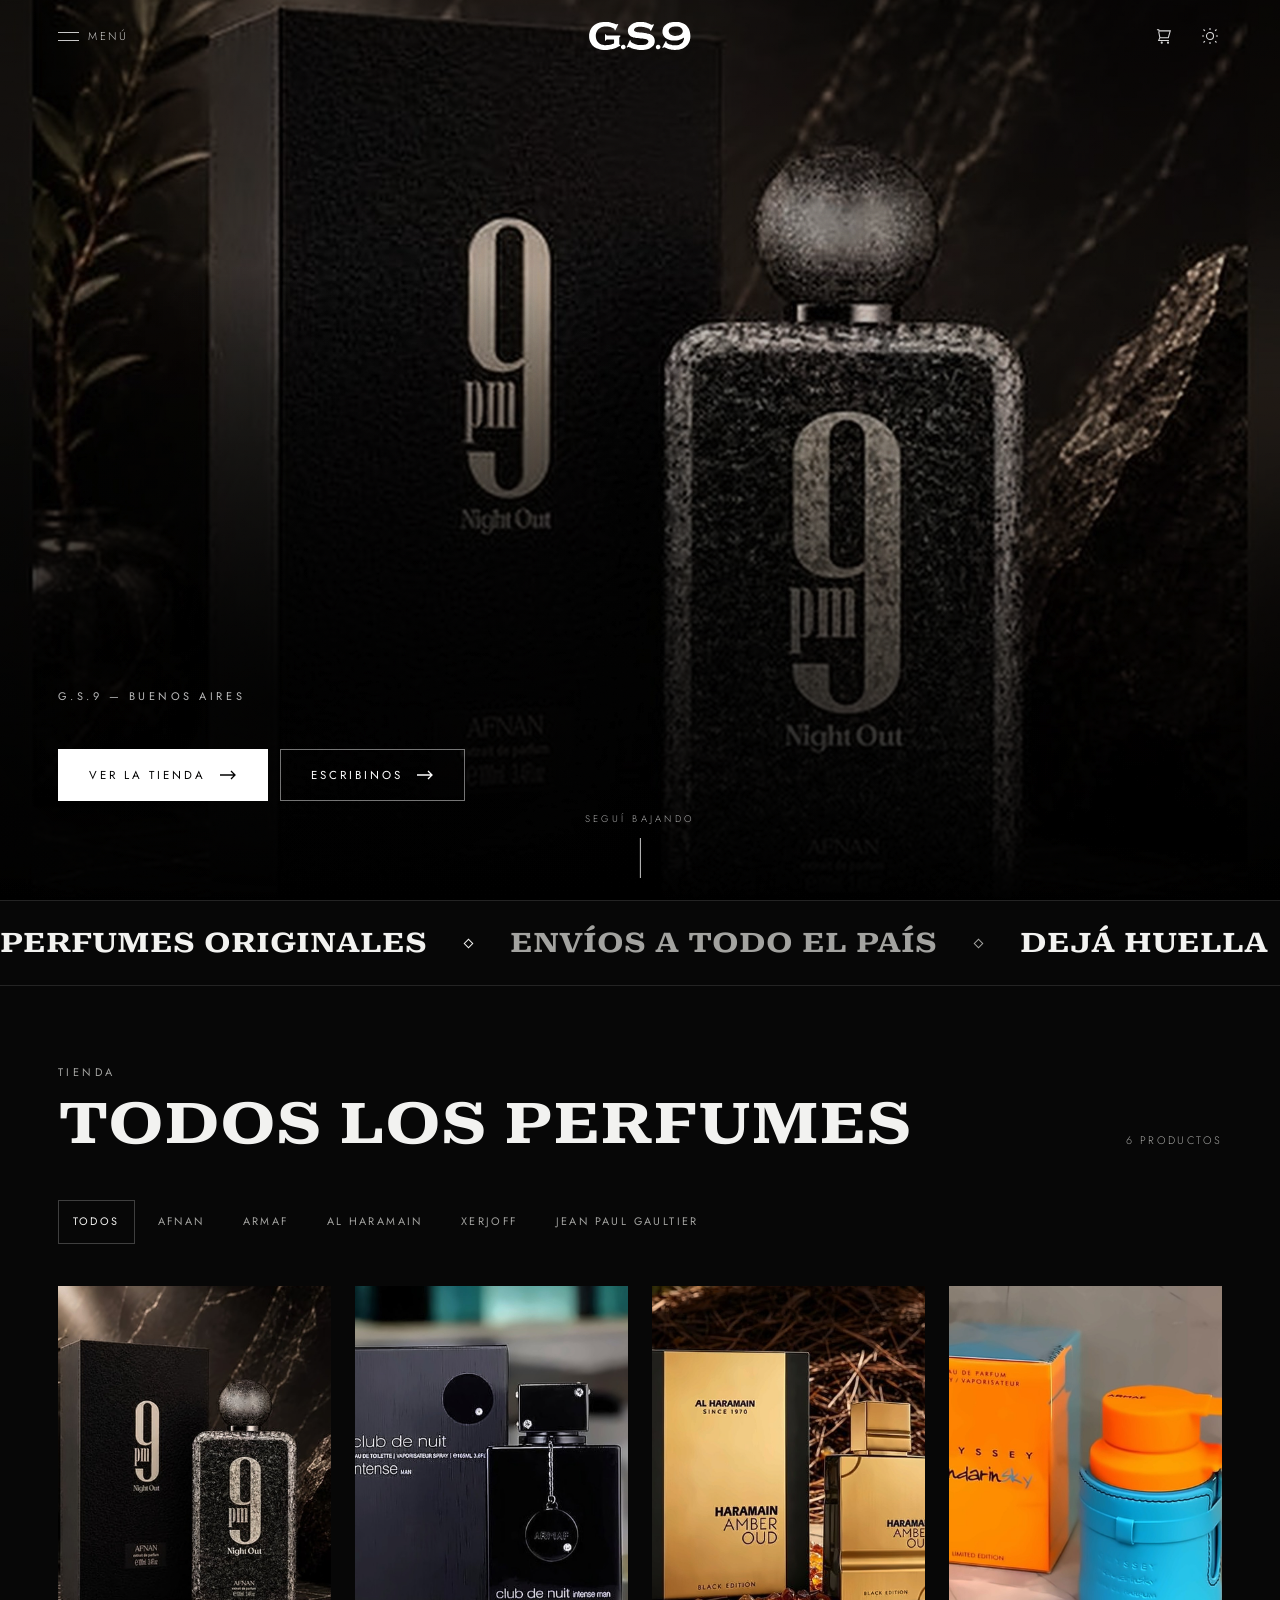
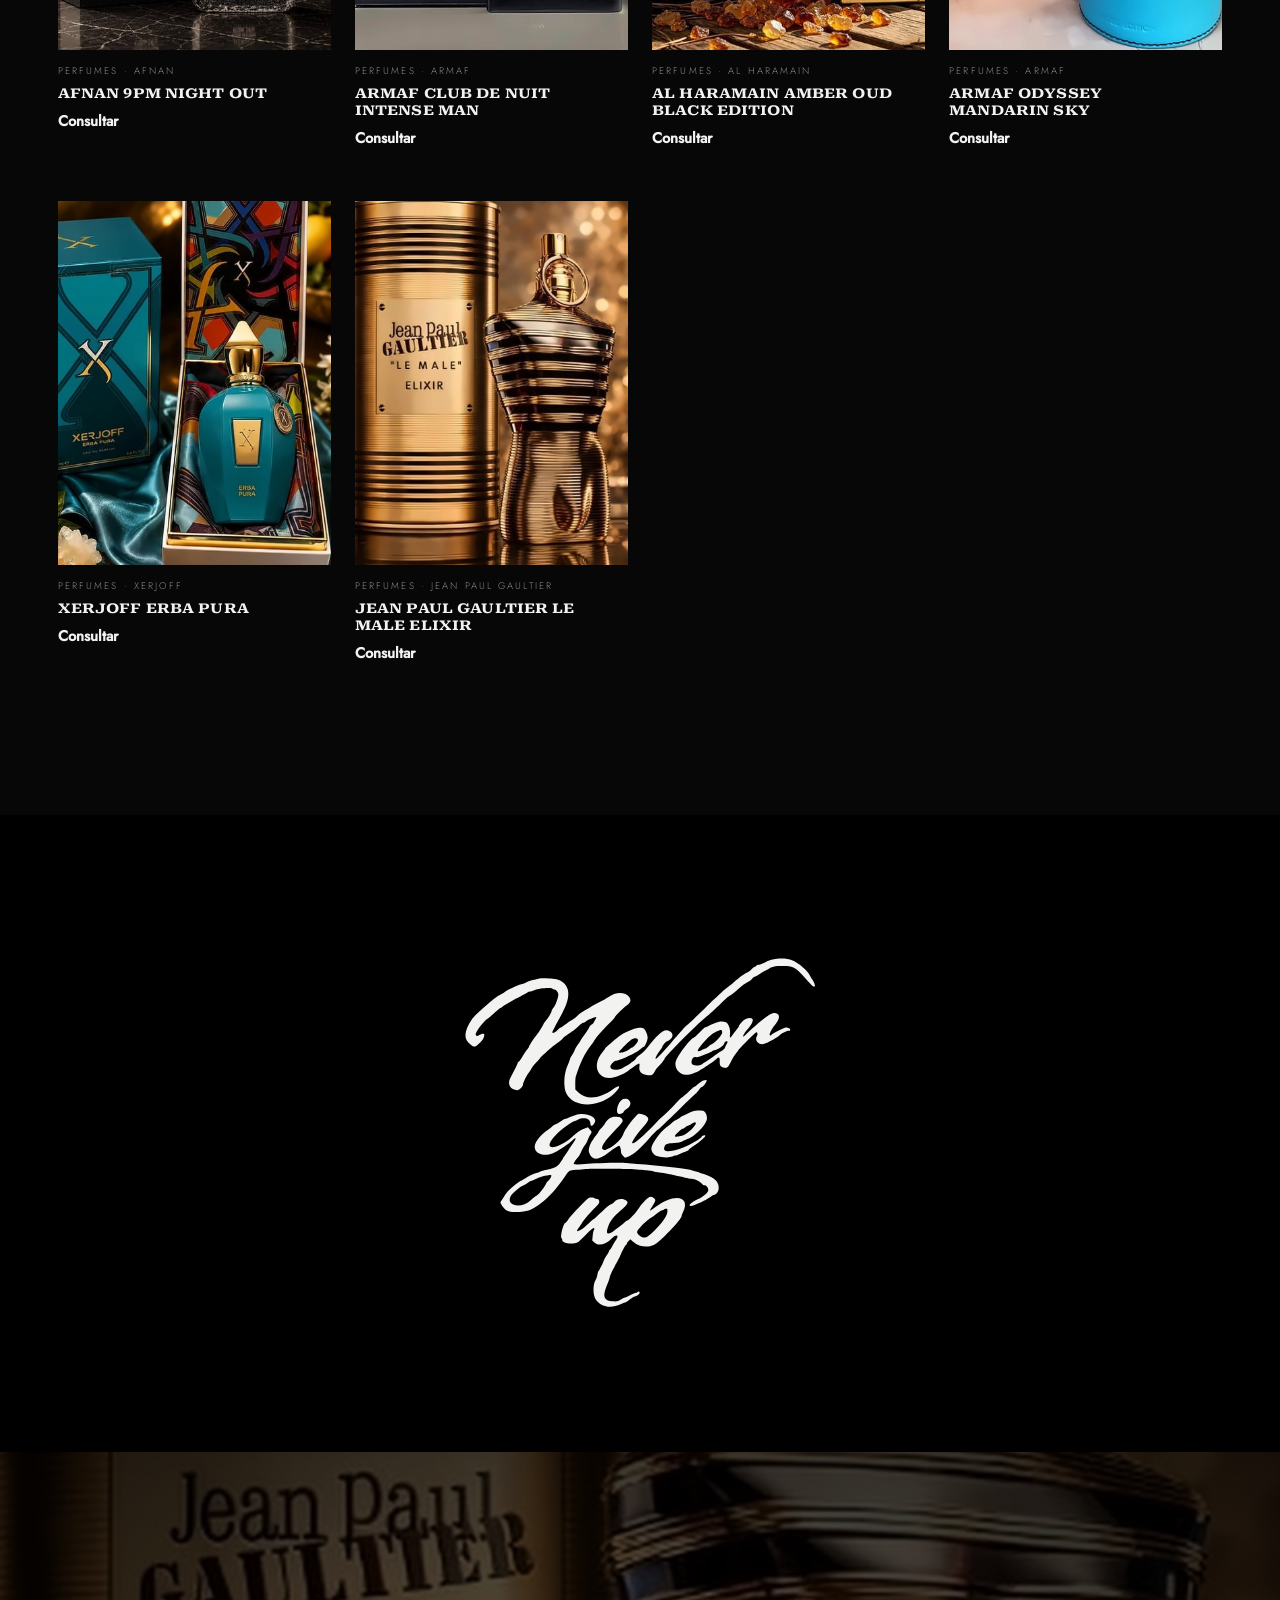
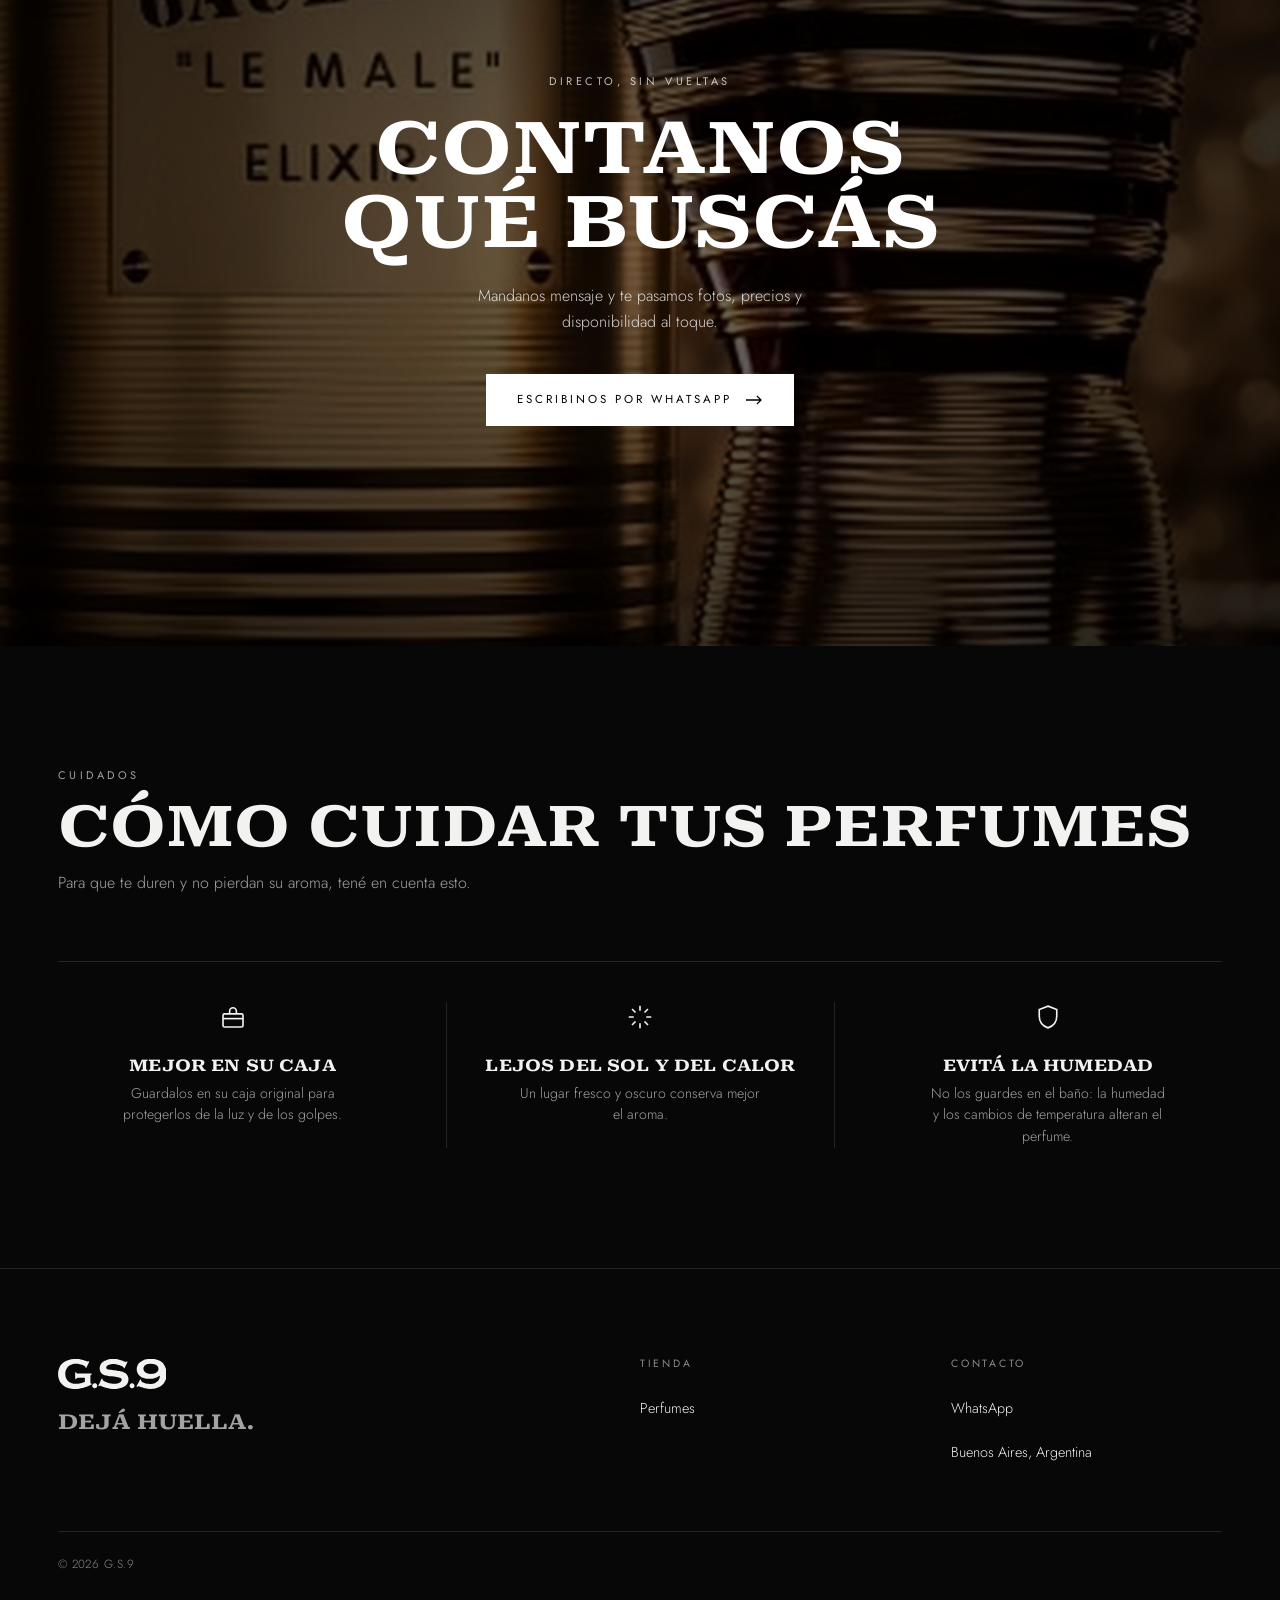
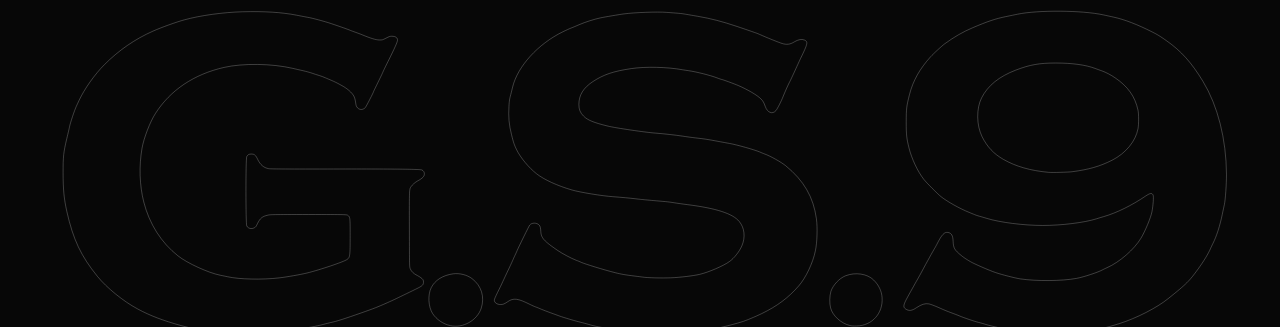
<file: index.html>
<!doctype html>
<html lang="es" data-tema="oscura">
<head>
<meta charset="utf-8">
<meta name="viewport" content="width=device-width, initial-scale=1, viewport-fit=cover">
<title>G.S.9 — Perfumes</title>
<meta name="description" content="G.S.9. Perfumes originales. Envíos a todo el país.">
<meta name="theme-color" content="#070707">

<meta property="og:title" content="G.S.9">
<meta property="og:description" content="Perfumes originales. Envíos a todo el país.">
<meta property="og:type" content="website">
<meta property="og:image" content="img/fondos/contacto.jpg">

<link rel="icon" href="img/logo.svg" type="image/svg+xml">
<link rel="icon" href="img/favicon-32.png" sizes="32x32">
<link rel="apple-touch-icon" href="img/icono-180.png">

<!-- Tipografías servidas desde el propio sitio: si un CDN externo
     falla, la página no se cae a Arial. -->
<link rel="preload" href="fonts/roboto-serif-ancho-700-latin.woff2" as="font" type="font/woff2" crossorigin>
<link rel="preload" href="fonts/jost-300-500-normal-latin.woff2" as="font" type="font/woff2" crossorigin>
<link rel="stylesheet" href="css/fuentes.css">
<link rel="stylesheet" href="css/tienda.css">
<noscript><style>.header__nav{display:flex!important}.menu-btn{display:none!important}</style></noscript>

<!-- Antes de pintar: la versión elegida (sin parpadeo del color
     equivocado) y el estado de entrada del hero, con un seguro que
     lo muestra a los 2,5 s aunque falle el script que lo anima. -->
<script>
(function () {
  var root = document.documentElement;
  try {
    if (localStorage.getItem("rj_tema") === "clara") {
      root.setAttribute("data-tema", "clara");
      document.querySelector('meta[name="theme-color"]').setAttribute("content", "#F6F6F4");
    }
  } catch (e) {}
  var quieto = window.matchMedia && window.matchMedia("(prefers-reduced-motion: reduce)").matches;
  if (!quieto) {
    root.classList.add("intro");
    setTimeout(function () { root.classList.add("is-ready"); }, 2500);
  }
})();
</script>
</head>
<body>

<!-- El logo G.S.9 vectorizado: una sola copia, usada con <use> en el
     header, el menú y el footer. Toma el color del texto (fill en
     CSS), así sirve sobre foto, en negro y en blanco. -->
<svg class="sprite" aria-hidden="true" focusable="false">
  <symbol id="gs9" viewBox="0 0 297 82" overflow="visible">
    <path fill-rule="evenodd" vector-effect="non-scaling-stroke" d="M44.58 81.78C44.29 81.77 43.11 81.71 41.98 81.67C38.31 81.51 34.19 80.85 30.58 79.84C25.58 78.43 22.63 77.31 19.29 75.53C15.7 73.61 11.4 70.13 9.07 67.25C4.84 62.03 2.86 57.83 1.25 50.67C0.53 47.45 0.3 45.06 0.3 40.83C0.29 36.61 0.41 35.57 1.25 32.08C1.56 30.78 1.88 29.39 1.96 29C2.15 28.04 3.23 24.81 3.69 23.83C3.9 23.4 4.21 22.72 4.39 22.33C5.75 19.41 8.39 15.68 10.83 13.25C14.5 9.57 18.6 6.74 23.25 4.68C25.35 3.75 29.18 2.37 31.25 1.81C35.28 0.7 41.16 -0.11 46.04 -0.24C51.59 -0.39 56.13 -0.1 59.79 0.62C61.03 0.87 62.32 1.11 62.67 1.17C63.7 1.33 67.02 2.22 68.71 2.79C71.17 3.62 73.09 4.3 73.54 4.5C73.77 4.6 74.37 4.82 74.88 5C75.38 5.17 76.13 5.45 76.54 5.62C78.75 6.54 80.08 6.94 80.92 6.95C81.72 6.96 81.72 6.96 82.66 6.48C83.48 6.06 83.66 6 84.07 6C85.1 6 85.63 6.38 85.56 7.08C85.52 7.54 84.79 9.15 83.18 12.38C82.54 13.66 81.94 14.9 81.85 15.13C81.76 15.36 81.19 16.55 80.59 17.77C79.99 19 79.5 20.02 79.5 20.04C79.5 20.21 77.55 24.01 77.36 24.2C76.76 24.81 75.9 24.82 75.36 24.24C75.07 23.91 75 23.71 74.87 22.77C74.67 21.31 74.18 20.56 72.63 19.37C71.91 18.83 70.03 17.8 68.79 17.28C68.29 17.07 67.55 16.75 67.15 16.58C66.75 16.4 66.04 16.14 65.57 16C65.09 15.86 64.29 15.6 63.78 15.42C63.27 15.24 62.24 14.96 61.49 14.79C60.74 14.62 59.57 14.36 58.9 14.2C53.54 12.95 46.22 12.84 41.33 13.95C33.67 15.7 27.67 19.72 23.85 25.68C22.47 27.83 20.88 31.95 20.42 34.58C19.63 39.08 19.79 44.06 20.87 48.27C22.31 53.89 25.31 58.61 29.6 62C31.99 63.89 37.28 66.31 40.42 66.95C40.99 67.06 41.8 67.23 42.21 67.32C45.23 68 50.97 68.13 55.38 67.62C57.16 67.42 60.86 66.77 62.46 66.38C65.81 65.56 71.78 63.55 72.7 62.93C73.45 62.43 73.5 62.09 73.5 56.74C73.5 52.24 73.48 52.1 72.94 51.69C72.64 51.46 72.64 51.46 62.92 51.46C53.75 51.46 53.17 51.47 52.54 51.61C51.09 51.95 50.55 52.38 49.89 53.73C49.51 54.52 49.42 54.65 49.1 54.82C48.36 55.23 47.48 55.03 47.13 54.38C46.86 53.86 46.86 37.24 47.12 36.71C47.38 36.21 47.67 36.04 48.29 36.04C49.1 36.05 49.38 36.27 49.91 37.38C50.59 38.8 51.41 39.5 52.71 39.77C53.1 39.85 56.36 39.87 67.67 39.86C85.33 39.83 91.42 39.9 91.81 40.1C92.22 40.33 92.42 40.64 92.42 41.07C92.42 41.75 92.01 42.18 90.71 42.89C90.06 43.25 89.32 43.89 89.04 44.34C88.56 45.09 88.58 44.7 88.6 55.17C88.62 64.79 88.62 64.79 88.82 65.27C89.13 66.03 89.62 66.5 90.66 67.03C91.64 67.54 92.16 68 92.18 68.4C92.24 69.42 92.07 69.6 90.18 70.51C89.33 70.93 87.93 71.61 87.08 72.02C85.2 72.94 84.45 73.29 83 73.94C80.27 75.14 79.85 75.31 76.29 76.56C72.17 78.01 70.07 78.68 68.58 79C68.15 79.09 67.25 79.32 66.58 79.5C65.92 79.68 64.62 79.96 63.71 80.13C62.79 80.29 61.48 80.53 60.79 80.67C58.67 81.08 55.3 81.51 53.04 81.67C51.89 81.75 45.49 81.83 44.58 81.78ZM148.96 81.74C146.54 81.68 145.79 81.62 142.83 81.24C142.44 81.19 141.04 80.93 139.71 80.66C138.38 80.4 136.88 80.1 136.38 80C135.87 79.91 134.97 79.68 134.38 79.5C133.78 79.32 132.88 79.08 132.38 78.96C131.13 78.67 127.88 77.71 126.96 77.37C126.55 77.22 125.51 76.84 124.67 76.54C123.82 76.23 122.74 75.82 122.27 75.62C121.81 75.41 121.15 75.15 120.82 75.03C120.48 74.91 119.85 74.63 119.41 74.41C116.23 72.82 115.15 72.68 113.69 73.68C112.82 74.27 112.46 74.41 111.88 74.41C110.94 74.42 110.25 73.93 110.25 73.26C110.25 73.12 110.59 72.33 111.07 71.36C111.52 70.45 112.13 69.2 112.41 68.58C112.7 67.96 113.39 66.48 113.96 65.29C114.52 64.1 115.03 62.99 115.09 62.83C115.15 62.67 115.33 62.26 115.5 61.92C115.67 61.57 115.95 60.97 116.11 60.58C116.45 59.76 119.11 54.36 119.27 54.16C119.79 53.5 121.09 53.49 121.68 54.14C121.97 54.45 122.06 54.8 122.11 55.78C122.2 57.44 122.87 58.19 126.5 60.68C127.62 61.44 129.9 62.65 131.12 63.12C131.54 63.27 132.12 63.51 132.42 63.65C133.39 64.09 138.38 65.62 141.04 66.28C142.61 66.68 143.74 66.87 146.12 67.16C146.9 67.26 147.77 67.37 148.04 67.41C149.22 67.6 152.93 67.69 155.25 67.6C157.53 67.51 160.96 67.1 162.61 66.72C164.88 66.19 168.63 64.58 170.22 63.45C171.4 62.62 172.75 60.9 173.39 59.43C174.32 57.25 174.07 54.87 172.72 53.24C171.06 51.23 166.91 49.88 159.58 48.95C158.32 48.79 156.77 48.57 156.12 48.46C155.48 48.35 154.49 48.22 153.92 48.17C149.03 47.74 147.83 47.63 146.38 47.46C144.69 47.26 142.75 47.08 140.46 46.91C137.73 46.72 132.21 45.81 130.12 45.22C126.47 44.18 122.9 42.55 121.03 41.07C119.02 39.48 116.9 36.92 115.95 34.95C115.31 33.62 115.21 33.33 114.64 31.08C114 28.58 113.82 26.54 113.99 23.85C114.09 22.33 114.12 22.11 114.46 20.83C114.57 20.4 114.78 19.56 114.92 18.97C116.18 13.7 121.4 7.95 127.74 4.86C128.54 4.47 129.51 4.03 129.91 3.88C130.3 3.73 131.17 3.37 131.83 3.08C133.49 2.37 135.77 1.64 137.39 1.3C138.3 1.11 142.29 0.43 143.33 0.3C146.07 -0.07 151.85 -0.27 154.21 -0.09C154.76 -0.04 155.81 0.03 156.54 0.09C157.28 0.14 158.29 0.25 158.79 0.34C159.3 0.43 160.8 0.69 162.12 0.91C165.5 1.49 168.4 2.24 172.16 3.51C176.69 5.04 177.41 5.3 178.04 5.59C179.46 6.23 182.84 7.6 183.62 7.84C184.81 8.21 185.67 8.1 186.71 7.46C187.74 6.82 188.73 6.65 189.4 6.99C190.28 7.44 190.18 7.9 188.37 11.62C188.17 12.04 187.54 13.41 186.97 14.67C186.39 15.93 185.75 17.3 185.53 17.71C185.11 18.52 184.33 20.28 183.88 21.42C183.47 22.47 182.38 24.61 182.07 24.96C181.17 25.99 179.86 25.47 179.33 23.86C179.03 22.96 178.77 22.5 178.21 21.95C177.3 21.03 174.9 19.62 172.52 18.59C171.46 18.13 168.36 17 168.16 17C168.12 17 167.62 16.83 167.06 16.62C165.26 15.94 161.83 15.08 159.83 14.79C159.31 14.72 158.58 14.6 158.21 14.54C154.27 13.83 148.83 13.71 145.17 14.25C140.56 14.94 138.12 15.76 135.38 17.57C132.95 19.17 131.83 21 131.82 23.38C131.82 24.68 132.15 25.5 133.03 26.38C134.06 27.4 135.6 28.03 139.25 28.92C141.11 29.38 148.84 30.52 151.38 30.7C153.36 30.85 156.4 31.19 158.17 31.46C159.24 31.62 160.76 31.83 161.54 31.92C163.73 32.16 164.7 32.31 167.04 32.75C168.23 32.97 169.66 33.24 170.21 33.33C172.04 33.65 176.73 34.98 177.92 35.5C178.35 35.7 178.91 35.92 179.15 36.01C180.59 36.51 183.4 38.08 184.59 39.05C189.17 42.78 191.64 47.03 192.38 52.5C192.7 54.8 192.58 58.6 192.12 60.75C191.47 63.86 189.7 67.57 187.87 69.67C185.25 72.68 182.4 74.81 178.43 76.73C176.81 77.51 174.42 78.51 173.4 78.82C170.39 79.75 166.09 80.76 163.25 81.2C159.49 81.79 155.99 81.92 148.96 81.74ZM249.62 81.78C247.17 81.71 245.27 81.57 243.86 81.34C241.7 80.98 236.79 79.88 235.62 79.5C235.08 79.32 234.23 79.08 233.75 78.97C232.81 78.74 229.92 77.77 228.81 77.29C228.43 77.13 227.46 76.76 226.65 76.46C225.84 76.16 224.89 75.78 224.53 75.61C222.98 74.9 221.52 74.33 221.04 74.24C220.13 74.07 219.15 74.38 217.92 75.21C216.72 76.02 215.98 76.11 215.16 75.56C214.44 75.08 214.53 74.52 215.64 72.5C216.63 70.72 217.87 68.49 218.28 67.79C218.46 67.47 218.88 66.72 219.2 66.12C220.51 63.67 222.19 60.64 222.54 60.08C222.65 59.92 222.89 59.46 223.09 59.08C224.34 56.59 225.02 55.86 225.94 56.03C226.85 56.2 227.19 56.81 227.25 58.33C227.32 60.02 227.62 60.53 229.32 61.9C230.12 62.54 230.31 62.66 231.67 63.48C232.56 64.01 236.48 65.72 238.08 66.26C239.56 66.77 243.2 67.7 244.35 67.87C248.54 68.49 255.01 68.43 258.69 67.75C260.59 67.39 264.24 66.19 265.42 65.53C265.62 65.42 266.09 65.19 266.46 65.03C269.66 63.63 273.4 60.39 275.15 57.49C276.23 55.69 277.68 52.21 277.95 50.75C278.26 49.09 278.41 46.97 278.25 46.55C278.01 45.9 277.48 45.96 276.27 46.79C272.81 49.14 268.89 51.06 265.62 52C265.12 52.14 264.31 52.39 263.81 52.55C260.76 53.52 254.89 54.25 250.05 54.25C245.31 54.25 239.18 53.47 235.88 52.46C235.23 52.26 234.39 52.01 234 51.91C233.61 51.81 233.03 51.61 232.71 51.48C232.39 51.35 231.76 51.09 231.32 50.91C228.98 49.97 225.68 48.12 224.17 46.91C223.3 46.22 220.46 43.36 219.77 42.48C218.24 40.54 216.67 37.22 216 34.49C215.37 31.93 215.29 31.19 215.29 27.79C215.3 24.41 215.35 23.96 216.12 20.88C216.98 17.43 218.75 14.26 221.5 11.25C222.3 10.37 224.37 8.47 225.09 7.94C227.47 6.2 229.79 4.86 232.17 3.86C236.09 2.19 238.06 1.53 240.67 1C241.74 0.78 243.08 0.5 243.62 0.39C248.86 -0.71 260.13 -0.63 265.54 0.55C266.28 0.71 267.47 0.97 268.2 1.13C270.9 1.71 274.3 3.02 278 4.9C279.5 5.66 279.81 5.86 281.67 7.15C285.4 9.76 288.05 12.72 290.94 17.48C294.74 23.72 296.89 32.23 296.95 41.17C296.96 43.68 296.68 47.72 296.41 48.96C296.32 49.37 296.07 50.51 295.87 51.48C295.26 54.41 294.44 56.96 293.52 58.79C293.29 59.25 293 59.86 292.88 60.15C292.39 61.33 291.05 63.53 289.76 65.29C287.39 68.54 286.88 69.05 282.05 72.93C279.13 75.28 274.05 77.87 269.54 79.31C263.07 81.38 258.1 82 249.62 81.78ZM99.04 79.79C97.2 79.38 95.49 78.21 94.51 76.68C93.42 74.98 93.26 71.96 94.16 70.12C95.1 68.22 97.12 66.94 99.77 66.58C101.37 66.36 103.31 66.85 104.56 67.79C106.97 69.6 107.86 72.48 106.91 75.37C105.88 78.47 102.25 80.51 99.04 79.79ZM200.92 79.76C198.64 79.18 196.54 77.28 196.01 75.29C195.7 74.14 195.73 72.19 196.08 71.08C196.57 69.5 198.24 67.71 199.8 67.09C202.33 66.1 205.35 66.55 206.99 68.16C208.28 69.43 209.03 70.99 209.14 72.67C209.4 76.65 206.59 79.78 202.67 79.88C201.77 79.91 201.42 79.88 200.92 79.76ZM257.58 40.55C261.85 39.99 264.64 39.19 267.75 37.63C271.27 35.85 273.8 32.78 274.4 29.55C274.6 28.44 274.6 25.79 274.39 24.83C273.63 21.36 271.83 18.81 268.54 16.59C267.38 15.8 266.25 15.22 265.15 14.82C264.63 14.64 263.86 14.36 263.44 14.2C261.02 13.3 257.64 12.83 253.45 12.83C249.27 12.82 246.86 13.25 243.24 14.63C238.97 16.26 236.11 18.57 234.51 21.71C233.14 24.39 233.19 28.71 234.63 31.6C235.93 34.21 237.63 36.02 240.09 37.41C243.29 39.23 246.98 40.28 251.58 40.7C252.48 40.78 256.59 40.68 257.58 40.55Z"/>
  </symbol>
</svg>

<div class="grain" aria-hidden="true"></div>

<!-- ============ HEADER ============ -->
<header class="header" id="header">
  <div class="wrap header__bar">
    <!-- Izquierda: la puerta al menú. Los links de categorías viven
         adentro del menú, no sueltos en la barra. -->
    <button class="menu-btn" id="abrirMenu" type="button" aria-controls="menu" aria-expanded="false">
      <span class="rayas" aria-hidden="true"><i></i><i></i></span>
      <span class="menu-btn__txt">Menú</span>
    </button>

    <!-- Sin JavaScript el menú no se arma: estos links quedan de
         respaldo y sólo se muestran en ese caso. -->
    <nav class="header__nav" aria-label="Secciones">
      <ul class="header__links" id="navLinks">
        <li><a href="#tienda">Tienda</a></li>
        <li><a href="#perfumes">Perfumes</a></li>
      </ul>
      <a href="#contacto">Contacto</a>
    </nav>

    <a class="brand" href="#inicio" aria-label="G.S.9, ir al inicio">
      <svg class="brand__mark" viewBox="0 0 297 82" aria-hidden="true"><use href="#gs9"/></svg>
    </a>

    <div class="header__actions">
      <button class="icon-btn cart-btn" id="abrirCarrito" type="button" aria-label="Ver el carrito" aria-controls="carrito" aria-expanded="false">
        <svg width="20" height="20" viewBox="0 0 24 24" fill="none" stroke="currentColor" stroke-width="1.3" aria-hidden="true">
          <path d="M3.5 4.5h2.2l.6 2.4M7 14h10.2l2.3-8.1H6.3M7 14l-1.4 3.4h12.3M7 14L5.7 6.9"/>
          <circle cx="9.3" cy="20" r="1.3" fill="currentColor" stroke="none"/>
          <circle cx="16.8" cy="20" r="1.3" fill="currentColor" stroke="none"/>
        </svg>
        <span class="cart-btn__n" id="carritoN" hidden>0</span>
      </button>
      <button class="icon-btn tema-a-clara" id="temaAClara" type="button" aria-label="Ver la versión en blanco">
        <svg width="20" height="20" viewBox="0 0 24 24" fill="none" stroke="currentColor" stroke-width="1.3" aria-hidden="true">
          <circle cx="12" cy="12" r="4.2"/>
          <path d="M12 2.5v2.4M12 19.1v2.4M4.2 4.2l1.7 1.7M18.1 18.1l1.7 1.7M2.5 12h2.4M19.1 12h2.4M4.2 19.8l1.7-1.7M18.1 5.9l1.7-1.7"/>
        </svg>
      </button>
      <button class="icon-btn tema-a-oscura" id="temaAOscura" type="button" aria-label="Ver la versión en negro">
        <svg width="20" height="20" viewBox="0 0 24 24" fill="none" stroke="currentColor" stroke-width="1.3" aria-hidden="true">
          <path d="M20.5 14.5A8.5 8.5 0 1 1 9.5 3.5a7 7 0 0 0 11 11z"/>
        </svg>
      </button>
    </div>
  </div>
  <div class="header__progress" id="progress" aria-hidden="true"></div>
</header>

<!-- ============ MENÚ ============
     Dos secciones que se abren y cierran: las colecciones y quiénes
     somos. Van con <details>, que ya trae el abrir/cerrar, el teclado
     y el anuncio al lector de pantalla sin una línea de JavaScript. -->
<dialog class="menu" id="menu" aria-label="Menú">
  <div class="menu__top">
    <button class="menu__close" id="cerrarMenu" type="button">
      <span class="rayas" aria-hidden="true"><i></i><i></i></span>
      <span>Cerrar</span>
    </button>
  </div>

  <nav class="menu__nav" aria-label="Menú principal">
    <details class="fold">
      <summary class="fold__head">
        <span class="fold__title">Colecciones</span>
        <span class="fold__sign" aria-hidden="true"></span>
      </summary>
      <!-- Los renglones se arman desde js/productos.js: agregar una
           categoría ahí la suma acá sola. El envoltorio .fold__panel es
           lo que se anima (alto y opacidad) al abrir y cerrar. -->
      <div class="fold__panel">
        <ol class="index index--menu" id="menuLinks"></ol>
      </div>
    </details>

    <details class="fold">
      <summary class="fold__head">
        <span class="fold__title">Sobre nosotros</span>
        <span class="fold__sign" aria-hidden="true"></span>
      </summary>
      <div class="fold__panel">
        <div class="fold__body">
          <p class="fold__text" data-texto="sobreNosotros">
            G.S.9 es una marca de Buenos Aires. Elegimos perfume por perfume
            y vendemos sólo lo que nos pondríamos.
          </p>
        </div>
      </div>
    </details>
  </nav>

  <div class="menu__foot">
    <a class="menu__link" href="#contacto">Contacto</a>
  </div>
</dialog>

<!-- ============ CARRITO ============
     Junta varios perfumes en un solo pedido. No cobra nada: arma un
     WhatsApp con el detalle y el total estimado, y vos confirmás el
     pago como siempre. Vive en localStorage, por eso sobrevive a
     recargar la página pero no se comparte entre dispositivos. -->
<dialog class="cart" id="carrito" aria-labelledby="carritoTitulo">
  <div class="cart__top">
    <h2 class="cart__title" id="carritoTitulo">Tu carrito</h2>
    <button class="icon-btn" id="cerrarCarrito" type="button" aria-label="Cerrar el carrito">
      <svg width="22" height="22" viewBox="0 0 24 24" fill="none" stroke="currentColor" stroke-width="1.4" aria-hidden="true"><path d="M5 5l14 14M19 5L5 19"/></svg>
    </button>
  </div>

  <div class="cart__body">
    <ol class="cart__list" id="carritoLista" hidden></ol>
    <div class="cart__empty" id="carritoVacio" hidden>
      <p>Tu carrito está vacío.</p>
      <a class="btn btn--ghost btn--arrow" href="#tienda" id="carritoVacioCta">
        Ver la tienda
        <svg class="arrow" width="17" height="10" viewBox="0 0 17 10" fill="none" stroke="currentColor" stroke-width="1.3" aria-hidden="true"><path d="M0 5h15M11 1l4 4-4 4"/></svg>
      </a>
    </div>
  </div>

  <div class="cart__foot" id="carritoFoot" hidden>
    <div class="cart__total">
      <span>Total estimado</span>
      <strong id="carritoTotal">$0</strong>
    </div>
    <p class="cart__note" id="carritoNota" hidden>Hay perfumes a consultar: el total final te lo confirmamos por WhatsApp.</p>
    <a class="btn btn--block btn--arrow" id="carritoCta" data-wa href="#contacto">
      Finalizar pedido por WhatsApp
      <svg class="arrow" width="17" height="10" viewBox="0 0 17 10" fill="none" stroke="currentColor" stroke-width="1.3" aria-hidden="true"><path d="M0 5h15M11 1l4 4-4 4"/></svg>
    </a>
    <button class="cart__clear" id="vaciarCarrito" type="button">Vaciar carrito</button>
  </div>
</dialog>

<main>

<!-- ============ HERO ============ -->
<section class="hero on-photo" id="inicio">
  <!-- Una sola foto a pantalla completa. Cambiarla es cambiar el src de
       esta imagen; object-position (en el CSS) decide qué parte se ve. -->
  <figure class="hero__photo" aria-hidden="true">
    <img src="img/portada.jpg" alt="" width="1448" height="1086" fetchpriority="high">
  </figure>
  <div class="hero__veil" aria-hidden="true"></div>

  <div class="wrap hero__inner">
    <p class="eyebrow hero__fade" style="--f:0" data-texto="heroSobre">G.S.9 — Buenos Aires</p>
    <!-- Sin frase grande: el título de la página queda para lectores de
         pantalla y buscadores, no se ve. -->
    <h1 class="sr-only">G.S.9</h1>
    <div class="hero__foot">
      <div class="hero__cta hero__fade" style="--f:1">
        <a class="btn btn--arrow" href="#tienda">
          Ver la tienda
          <svg class="arrow" width="17" height="10" viewBox="0 0 17 10" fill="none" stroke="currentColor" stroke-width="1.3" aria-hidden="true"><path d="M0 5h15M11 1l4 4-4 4"/></svg>
        </a>
        <a class="btn btn--ghost btn--arrow" data-wa href="#contacto">
          Escribinos
          <svg class="arrow" width="17" height="10" viewBox="0 0 17 10" fill="none" stroke="currentColor" stroke-width="1.3" aria-hidden="true"><path d="M0 5h15M11 1l4 4-4 4"/></svg>
        </a>
      </div>
    </div>
  </div>

  <div class="hero__scroll" aria-hidden="true">
    <span>Seguí bajando</span>
    <i></i>
  </div>
</section>

<!-- ============ CINTA ============ -->
<div class="ticker" aria-hidden="true">
  <div class="ticker__track" id="ticker"></div>
</div>

<!-- ============ TIENDA ============ -->
<section class="shop" id="tienda" aria-labelledby="tiendaTitulo">
  <div class="wrap">
    <div class="shop__head">
      <div>
        <p class="eyebrow">Tienda</p>
        <h2 class="sec-title" id="tiendaTitulo" data-texto="galeriaTitulo">Todos los perfumes</h2>
      </div>
      <p class="shop__count" id="shopCount" aria-live="polite"></p>
    </div>

    <div class="filters">
      <div class="chips" id="chipsCat" role="group" aria-label="Categoría"></div>
      <div class="chips chips--sub" id="chipsTipo" role="group" aria-label="Tipo" hidden></div>
    </div>

    <div class="grid" id="grid"></div>

    <div class="shop__empty" id="shopEmpty" hidden>
      <p class="eyebrow">Próximamente</p>
      <p class="shop__empty-title" id="shopEmptyTitulo"></p>
      <p class="shop__empty-text">Todavía no está en la página. Dejanos tu WhatsApp y te avisamos cuando entre.</p>
      <a class="btn btn--arrow" id="shopEmptyCta" href="#contacto">
        Avisame
        <svg class="arrow" width="17" height="10" viewBox="0 0 17 10" fill="none" stroke="currentColor" stroke-width="1.3" aria-hidden="true"><path d="M0 5h15M11 1l4 4-4 4"/></svg>
      </a>
    </div>

    <noscript>
      <p class="shop__noscript">Para ver el catálogo hace falta JavaScript. Escribinos por WhatsApp y te pasamos todo.</p>
    </noscript>
  </div>
</section>

<!-- ============ NEVER GIVE UP ============
     Va sola, igual que en la foto: el trazo a pincel y nada más.
     La franja lleva los mismos colores que la página (--ink de fondo,
     --bone de letra) y el lettering entra como máscara tomando ese
     color: blanco sobre negro en la versión negra y negro sobre
     blanco en la blanca. No hay un PNG que quede invisible al cambiar. -->
<div class="strip">
  <div class="wrap reveal">
    <p class="ngu" role="img" aria-label="Never give up"></p>
  </div>
</div>

<!-- ============ CONTACTO ============ -->
<section class="call on-photo" id="contacto">
  <div class="call__bg" data-par="0.10" aria-hidden="true">
    <img src="img/fondos/contacto.jpg" alt="" width="960" height="1280" loading="lazy">
  </div>
  <div class="wrap reveal">
    <p class="eyebrow">Directo, sin vueltas</p>
    <h2 class="call__title" data-texto="contactoTitulo">Contanos<br>qué buscás</h2>
    <p class="call__text" data-texto="contactoTexto">
      Mandanos mensaje y te pasamos fotos, precios y disponibilidad al toque.
    </p>
    <a class="btn btn--arrow" data-wa href="#tienda">
      Escribinos por WhatsApp
      <svg class="arrow" width="17" height="10" viewBox="0 0 17 10" fill="none" stroke="currentColor" stroke-width="1.3" aria-hidden="true"><path d="M0 5h15M11 1l4 4-4 4"/></svg>
    </a>
  </div>
</section>

<!-- ============ CUIDADOS ============
     Tres consejos fijos antes del footer. El título y la bajada se
     editan desde el panel; las tres tarjetas (ícono, nombre, texto)
     se tocan acá directo si hace falta cambiarlas. -->
<section class="care" id="cuidado" aria-labelledby="careTitulo">
  <div class="wrap">
    <div class="sec-head reveal">
      <p class="eyebrow" data-texto="cuidadoSobre">Cuidados</p>
      <h2 class="sec-title" id="careTitulo" data-texto="cuidadoTitulo">Cómo cuidar tus perfumes</h2>
      <p class="care__bajada" data-texto="cuidadoBajada">Para que te duren y no pierdan su aroma, tené en cuenta esto.</p>
    </div>

    <ul class="care__list reveal">
      <li class="care__item">
        <svg class="care__icon" width="30" height="30" viewBox="0 0 24 24" fill="none" stroke="currentColor" stroke-width="1.3" aria-hidden="true">
          <rect x="4" y="9.5" width="16" height="10.5" rx="1.3"/>
          <path d="M4 13.3h16"/>
          <path d="M9.3 9.5V7.3a2.7 2.7 0 0 1 5.4 0v2.2"/>
        </svg>
        <h3 class="care__h">Mejor en su caja</h3>
        <p class="care__p">Guardalos en su caja original para protegerlos de la luz y de los golpes.</p>
      </li>

      <li class="care__item">
        <svg class="care__icon" width="30" height="30" viewBox="0 0 24 24" fill="none" stroke="currentColor" stroke-width="1.3" aria-hidden="true">
          <path d="M12 3v4M12 17v4M3 12h4M17 12h4M5.6 5.6l2.8 2.8M15.6 15.6l2.8 2.8M18.4 5.6l-2.8 2.8M8.4 15.6l-2.8 2.8"/>
        </svg>
        <h3 class="care__h">Lejos del sol y del calor</h3>
        <p class="care__p">Un lugar fresco y oscuro conserva mejor el aroma.</p>
      </li>

      <li class="care__item">
        <svg class="care__icon" width="30" height="30" viewBox="0 0 24 24" fill="none" stroke="currentColor" stroke-width="1.3" aria-hidden="true">
          <path d="M12 3.3 19 6v5.4c0 4.6-3 7.9-7 9.3-4-1.4-7-4.7-7-9.3V6l7-2.7Z"/>
        </svg>
        <h3 class="care__h">Evitá la humedad</h3>
        <p class="care__p">No los guardes en el baño: la humedad y los cambios de temperatura alteran el perfume.</p>
      </li>
    </ul>
  </div>
</section>

<!-- ============ PÁGINA DE PRODUCTO ============
     Se muestra en #producto/<id> en lugar del resto de la página (el
     header y el footer quedan). Es una página común y corriente, no
     una ventana encima: así se scrollea como cualquier otra y no
     depende de cómo cada navegador dibuja un <dialog>. -->
<section class="pdp" id="ficha" aria-labelledby="fichaNombre" hidden>
  <div class="wrap">
    <a class="pdp__volver" id="cerrarFicha" href="#tienda">
      <svg width="17" height="10" viewBox="0 0 17 10" fill="none" stroke="currentColor" stroke-width="1.3" aria-hidden="true"><path d="M17 5H2M6 1L2 5l4 4"/></svg>
      Tienda
    </a>

    <div class="pdp__grid">
      <div class="pdp__galeria">
        <div class="pdp__pista" id="fichaGaleria"></div>
        <div class="pdp__miniaturas" id="fichaMiniaturas" role="group" aria-label="Fotos" hidden></div>
      </div>

      <div class="pdp__info">
        <p class="eyebrow" id="fichaCat"></p>
        <h1 class="pdp__nombre" id="fichaNombre" tabindex="-1"></h1>
        <p class="pdp__texto" id="fichaDetalle" hidden></p>
        <p class="pdp__estado" id="fichaEstado"></p>

        <div class="pdp__precio">
          <span class="pdp__precio-label">Precio</span>
          <span class="pdp__precio-valor" id="fichaPrecio"></span>
        </div>

        <p class="pdp__dato" id="fichaLargo" hidden><span>Largo:</span> <b id="fichaLargoValor"></b></p>

        <fieldset class="sizes" id="fichaTalles" hidden>
          <legend>Talle</legend>
          <div class="sizes__list" id="fichaTallesLista"></div>
          <p class="sizes__error" id="fichaTallesError" hidden>Elegí un talle para agregarlo.</p>
        </fieldset>

        <div class="pdp__comprar">
          <div class="qty qty--grande" id="fichaQty">
            <button class="qty__btn" id="fichaMenos" type="button" aria-label="Restar uno">−</button>
            <span class="qty__n" id="fichaCant" aria-live="polite">1</span>
            <button class="qty__btn" id="fichaMas" type="button" aria-label="Sumar uno">+</button>
          </div>
          <a class="btn pdp__cta" id="fichaCta" href="#contacto"><span id="fichaCtaTexto">Agregar al carrito</span></a>
        </div>
        <!-- La confirmación visible es el propio botón ("Agregado ✓");
             esto es para que el lector de pantalla también la diga. -->
        <p class="sr-only" id="fichaAgregado" role="status"></p>

        <a class="pdp__alt" id="fichaConsultar" data-wa href="#contacto" hidden>o consultá directo por WhatsApp</a>
        <p class="pdp__note">Te respondemos con fotos, medidas y disponibilidad.</p>
        <p class="pdp__envio">
          <svg width="16" height="16" viewBox="0 0 24 24" fill="none" stroke="currentColor" stroke-width="1.5" aria-hidden="true"><path d="M1 7h13v10H1z"/><path d="M14 10h4l3 3v4h-7z"/><circle cx="5.5" cy="18.5" r="1.5"/><circle cx="17.5" cy="18.5" r="1.5"/></svg>
          <span>Hacemos envíos — coordinamos costo y forma por WhatsApp.</span>
        </p>

        <!-- Los mismos consejos de la sección "Cómo cuidar tus perfumes":
             el script los copia de ahí, así hay un solo lugar donde
             cambiarlos. -->
        <details class="pdp__acordeon" id="fichaCuidados" hidden>
          <summary>
            Cuidados
            <svg width="14" height="14" viewBox="0 0 24 24" fill="none" stroke="currentColor" stroke-width="1.5" aria-hidden="true"><path d="M6 9l6 6 6-6"/></svg>
          </summary>
          <ul class="pdp__lista" id="fichaCuidadosLista"></ul>
        </details>
      </div>
    </div>

    <div class="pdp__similares" id="fichaSimilares" hidden>
      <h2 class="sec-title">Seguí descubriendo</h2>
      <div class="grid" id="fichaSimilaresGrid"></div>
    </div>
  </div>
</section>

</main>

<!-- ============ FOOTER ============ -->
<footer class="footer">
  <div class="wrap">
    <div class="footer__grid">
      <div>
        <svg class="footer__mark" viewBox="0 0 297 82" role="img" aria-label="G.S.9"><use href="#gs9"/></svg>
        <p class="footer__quote" data-texto="footerFrase">Dejá huella.</p>
      </div>

      <div>
        <h3 class="footer__h">Tienda</h3>
        <ul class="footer__list" id="footerCats">
          <li><a href="#perfumes">Perfumes</a></li>
        </ul>
      </div>

      <div>
        <h3 class="footer__h">Contacto</h3>
        <ul class="footer__list" id="footerContact"></ul>
      </div>
    </div>

    <div class="footer__bottom">
      <span id="footerCopy">© GS9</span>
    </div>
  </div>
  <svg class="footer__giant" viewBox="-1 -1 299 84" aria-hidden="true"><use href="#gs9"/></svg>
</footer>

<button class="totop" id="toTop" type="button" aria-label="Volver arriba" hidden>
  <svg width="15" height="15" viewBox="0 0 24 24" fill="none" stroke="currentColor" stroke-width="1.6" aria-hidden="true"><path d="M12 19V5M5 12l7-7 7 7"/></svg>
</button>

<script src="js/config.js"></script>
<script src="js/textos.js"></script>
<script src="js/productos.js"></script>
<script src="js/sitio.js"></script>
<script src="js/catalogo.js"></script>
</body>
</html>
</file>
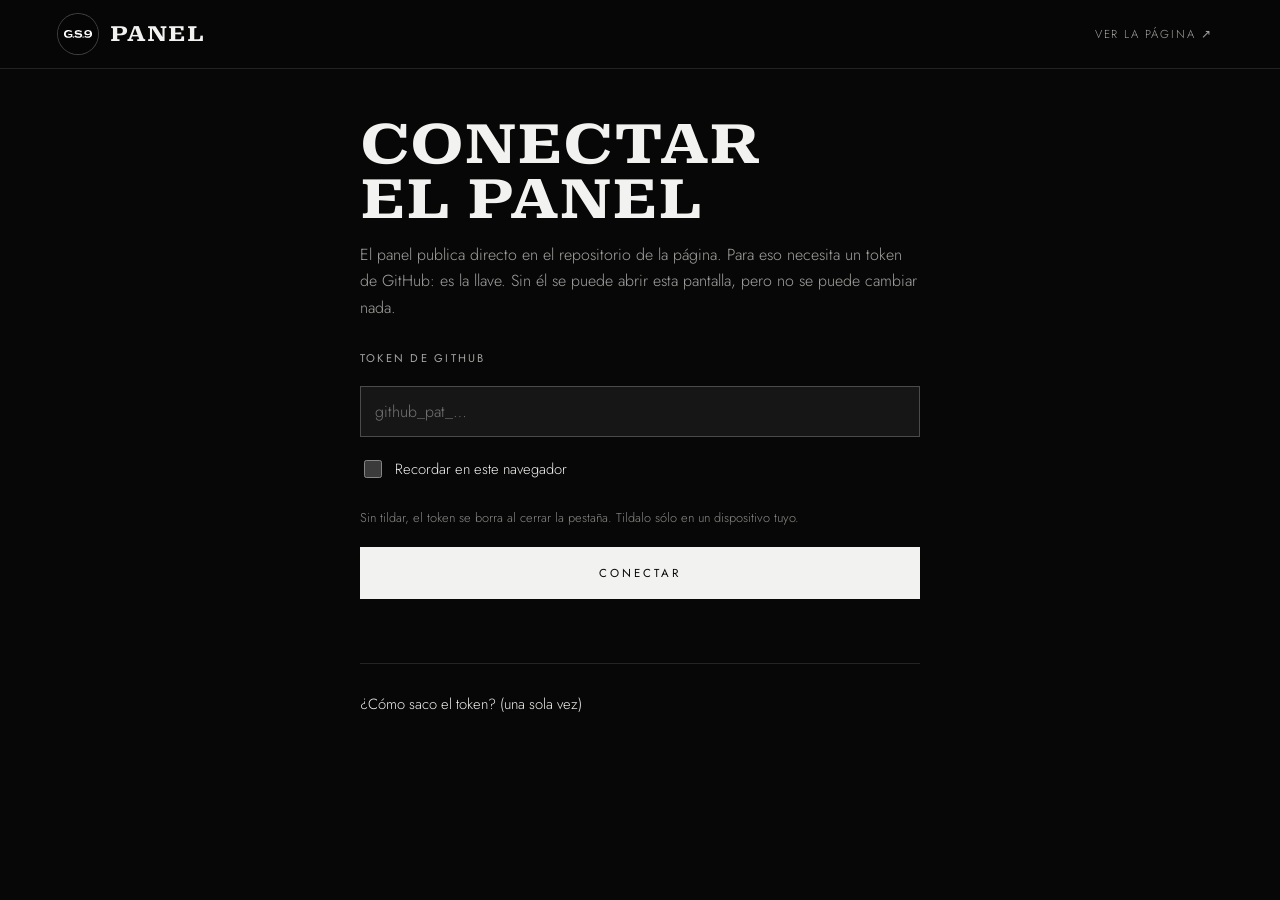
<file: admin.html>
<!doctype html>
<html lang="es" data-tema="oscura">
<head>
<meta charset="utf-8">
<meta name="viewport" content="width=device-width, initial-scale=1, viewport-fit=cover">
<title>Panel — G.S.9</title>
<meta name="robots" content="noindex, nofollow">
<meta name="theme-color" content="#070707">
<link rel="icon" href="img/logo.svg" type="image/svg+xml">
<link rel="stylesheet" href="css/fuentes.css">
<link rel="stylesheet" href="css/tienda.css">
<link rel="stylesheet" href="css/admin.css">
</head>
<body class="p">

<header class="p-head">
  <a class="p-brand" href="./" aria-label="Ir a la página">
    <img src="img/logo.svg" alt="" width="40" height="40">
    <span>Panel</span>
  </a>
  <div class="p-head__actions">
    <a class="p-link" href="./" target="_blank" rel="noopener">Ver la página ↗</a>
    <button class="p-link" id="salir" type="button" hidden>Desconectar</button>
  </div>
</header>

<main class="p-main">

  <!-- ============ CONEXIÓN ============ -->
  <section class="p-card" id="conexion" aria-labelledby="conexionTitulo">
    <h1 class="p-title" id="conexionTitulo">Conectar el panel</h1>
    <p class="p-text">
      El panel publica directo en el repositorio de la página. Para eso necesita
      un token de GitHub: es la llave. Sin él se puede abrir esta pantalla, pero
      no se puede cambiar nada.
    </p>

    <form class="p-form" id="formToken" autocomplete="off">
      <label class="p-label" for="token">Token de GitHub</label>
      <input class="p-input" id="token" type="password" spellcheck="false" autocapitalize="off"
             placeholder="github_pat_…" required>
      <label class="p-check">
        <input type="checkbox" id="recordar">
        <span>Recordar en este navegador</span>
      </label>
      <p class="p-hint">
        Sin tildar, el token se borra al cerrar la pestaña. Tildalo sólo en un
        dispositivo tuyo.
      </p>
      <button class="btn btn--block" type="submit" id="conectar">Conectar</button>
      <p class="p-msg" id="msgConexion" role="status" aria-live="polite"></p>
    </form>

    <details class="p-help">
      <summary>¿Cómo saco el token? (una sola vez)</summary>
      <ol>
        <li>Entrá a <a href="https://github.com/settings/personal-access-tokens/new" target="_blank" rel="noopener">github.com/settings/personal-access-tokens/new</a> con tu cuenta.</li>
        <li><b>Token name:</b> Panel GS9. <b>Expiration:</b> el que quieras (cuando vence, sacás otro igual).</li>
        <li><b>Repository access:</b> <i>Only select repositories</i> → elegí <b>GS9</b>. Sólo ese.</li>
        <li><b>Permissions → Repository permissions → Contents:</b> <i>Read and write</i>. Nada más.</li>
        <li>Tocá <b>Generate token</b>, copialo y pegalo arriba.</li>
      </ol>
      <p>
        Así limitado, el token sólo puede tocar los archivos de GS9: ni tus otros
        repositorios, ni tu cuenta. Si lo perdés o sospechás de algo, borralo en
        esa misma página de GitHub y sacá otro.
      </p>
    </details>
  </section>

  <!-- ============ EDITOR ============ -->
  <div class="p-editor" id="editor" hidden>

    <nav class="p-tabs" role="tablist" aria-label="Secciones del panel">
      <button class="p-tab" role="tab" id="tabFrases" aria-controls="panelFrases" aria-selected="true" type="button">Frases</button>
      <button class="p-tab" role="tab" id="tabContacto" aria-controls="panelContacto" aria-selected="false" type="button">Contacto</button>
    </nav>

    <!-- Frases -->
    <section class="p-grid" id="panelFrases" role="tabpanel" aria-labelledby="tabFrases">
      <div class="p-fields" id="camposFrases"></div>

      <aside class="p-preview" aria-label="Vista previa">
        <p class="p-preview__label">Vista previa</p>
        <div class="p-preview__hero on-photo">
          <p class="eyebrow" data-prev="heroSobre"></p>
        </div>
        <div class="p-preview__care">
          <p class="eyebrow" data-prev="cuidadoSobre"></p>
          <h2 class="sec-title" data-prev="cuidadoTitulo"></h2>
          <p class="p-preview__lead" data-prev="cuidadoBajada"></p>
        </div>
        <div class="p-preview__call on-photo">
          <h2 class="call__title" data-prev="contactoTitulo"></h2>
        </div>
      </aside>
    </section>

    <!-- Contacto -->
    <section class="p-grid p-grid--single" id="panelContacto" role="tabpanel" aria-labelledby="tabContacto" hidden>
      <div class="p-fields" id="camposContacto"></div>
    </section>
  </div>

</main>

<!-- ============ BARRA DE PUBLICAR ============ -->
<footer class="p-bar" id="barra" hidden>
  <p class="p-bar__status" id="estado" role="status" aria-live="polite">Sin cambios</p>
  <div class="p-bar__actions">
    <button class="btn btn--ghost" id="descartar" type="button" disabled>Descartar</button>
    <button class="btn" id="publicar" type="button" disabled>Publicar</button>
  </div>
</footer>

<script src="js/admin.js"></script>
</body>
</html>
</file>
<file: css/fuentes.css>
/* Tipografías locales (Roboto Serif, Jost — SIL OFL 1.1, licencias en
   fonts/).

   El logo G.S.9 está dibujado en una serif ancha con remates en cuña.
   La marca en sí es el logo vectorizado (el <symbol id="gs9"> del
   HTML), así que se ve idéntica. Para los títulos hace falta una letra
   que escriba cualquier texto: Roboto Serif, recortada a su versión
   más ancha (wdth 150) y de bajo contraste (opsz 10), que es la libre
   más parecida al logo. Un solo peso (700), sólo latín básico +
   acentos, y con los contornos fusionados: la versión variable los
   tiene superpuestos y en el texto calado se veían las uniones. */

@font-face{
  font-family:'Roboto Serif';
  font-style:normal;
  font-weight:700;
  font-display:swap;
  src:url('../fonts/roboto-serif-ancho-700-latin.woff2') format('woff2');
}

@font-face{
  font-family:'Jost';
  font-style:normal;
  font-weight:300 500;
  font-display:swap;
  src:url('../fonts/jost-300-500-normal-latin-ext.woff2') format('woff2');
  unicode-range:U+0100-02BA, U+02BD-02C5, U+02C7-02CC, U+02CE-02D7, U+02DD-02FF, U+0304, U+0308, U+0329, U+1D00-1DBF, U+1E00-1E9F, U+1EF2-1EFF, U+2020, U+20A0-20AB, U+20AD-20C0, U+2113, U+2C60-2C7F, U+A720-A7FF;
}

@font-face{
  font-family:'Jost';
  font-style:normal;
  font-weight:300 500;
  font-display:swap;
  src:url('../fonts/jost-300-500-normal-latin.woff2') format('woff2');
  unicode-range:U+0000-00FF, U+0131, U+0152-0153, U+02BB-02BC, U+02C6, U+02DA, U+02DC, U+0304, U+0308, U+0329, U+2000-206F, U+20AC, U+2122, U+2191, U+2193, U+2212, U+2215, U+FEFF, U+FFFD;
}
</file>
<file: css/tienda.css>
/* ============================================================
   GS9 — HOJA DE ESTILOS
   Blanco y negro. Una sola hoja para las dos versiones: la
   oscura es la base (:root) y la clara sólo reescribe tokens
   bajo [data-tema="clara"]. Ningún componente tiene colores
   propios: si hace falta cambiar un color, es acá arriba.

   ============================================================ */

:root {
  /* Superficies */
  --ink:       #070707;
  --ink-3:     #161616;

  /* Reglas y bordes: alfa del texto, así sirven sobre cualquier fondo. */
  --line:      rgba(242,242,240,.12);
  --line-2:    rgba(242,242,240,.24);

  /* Texto. --muted y --muted-2 están medidos contra --ink y --panel:
     8.1:1 y 5.9:1, los dos por encima de AA (4.5) para texto chico. */
  --bone:      #F2F2F0;
  --muted:     #A3A3A0;
  --muted-2:   #8A8A87;

  /* El acento en blanco y negro no es un color: es el extremo de la
     escala. Precios, filtro activo y paso activo usan el blanco pleno. */
  --accent:    #FFFFFF;

  /* Bloque invertido: la franja de la frase y el botón principal. */
  --inv-bg:    #F2F2F0;
  --inv-fg:    #070707;

  /* Texto apoyado sobre fotos: blanco en las dos versiones, porque
     las fotos de ambiente son las mismas y siempre llevan velo oscuro. */
  --on-photo:  #FFFFFF;

  --maxw:      1320px;
  --hh:        72px;
  --gutter:    clamp(20px, 4.5vw, 64px);

  /* Títulos: serif ancha con remates en cuña, como el logo G.S.9
     (ver css/fuentes.css). Ocupa mucho de ancho: los tamaños de los
     títulos están calculados para que la frase más larga de cada uno
     entre en un celular de 320 px. */
  --display:   "Roboto Serif", Georgia, "Times New Roman", serif;

  --sans:      "Jost", "Helvetica Neue", Arial, sans-serif;

  --ease:      cubic-bezier(.22,.61,.36,1);
  --ease-out:  cubic-bezier(.16,1,.3,1);
  /* Menú. Más pareja que --ease-out, que hace ~80 % del recorrido en
     el primer 15 % del tiempo y se siente brusca.

     LAS TRES DURACIONES VAN ACÁ, y es lo único que hay que tocar para
     que el menú se mueva más rápido o más lento:
       --t-menu   el panel lateral y el fondo atenuado
       --t-fold   Colecciones / Sobre nosotros al abrir y cerrar
       --t-rayas  las rayitas que se doblan hasta ser X
     El JS lee --t-fold de acá, así que no hay un segundo número que
     mantener en js/catalogo.js. */
  --ease-menu: cubic-bezier(.5,0,.2,1);
  --t-menu:    1.1s;
  --t-fold:    .9s;
  --t-rayas:   .8s;

  color-scheme: dark;
}

[data-tema="clara"] {
  --ink:       #F6F6F4;
  --ink-3:     #E3E3E0;

  --line:      rgba(10,10,10,.12);
  --line-2:    rgba(10,10,10,.26);

  /* 8.4:1 y 5.3:1 sobre --ink. */
  --bone:      #0A0A0A;
  --muted:     #4F4F4D;
  --muted-2:   #62625F;

  --accent:    #000000;

  --inv-bg:    #0A0A0A;
  --inv-fg:    #F6F6F4;

  color-scheme: light;
}

/* ============================================================
   BASE
   ============================================================ */

*, *::before, *::after { box-sizing: border-box; }

/* clip y no hidden: hidden convierte a html/body en contenedores de
   scroll y rompe position:sticky y los saltos de ancla. */
html, body { overflow-x: clip; }
html { scroll-behavior: smooth; }

body {
  margin: 0;
  background: var(--ink);
  color: var(--bone);
  font-family: var(--sans);
  font-weight: 300;
  font-size: 16px;
  line-height: 1.65;
  -webkit-font-smoothing: antialiased;
  -moz-osx-font-smoothing: grayscale;
  transition: background-color .5s var(--ease), color .5s var(--ease);
}

body.no-scroll { overflow: hidden; }

img { max-width: 100%; display: block; }
a { color: inherit; text-decoration: none; }
button { font: inherit; color: inherit; }

::selection { background: var(--bone); color: var(--ink); }
:focus-visible { outline: 1.5px solid var(--accent); outline-offset: 3px; }

h1, h2, h3 {
  font-family: var(--display);
  font-weight: 700;
  text-transform: uppercase;
  letter-spacing: 0;
  line-height: 1.02;
  text-wrap: balance;
  font-variant-numeric: lining-nums;
  margin: 0;
}

/* La letra de los títulos viene sin itálica: el énfasis dentro de un
   título es tono, no inclinación. */
h1 em, h2 em, h3 em { font-style: normal; color: var(--muted); }

/* El <svg> con el logo que usan los <use>: no ocupa lugar. */
.sprite { position: absolute; width: 0; height: 0; overflow: hidden; }

/* Con el menú o el carrito abiertos, la página de atrás no se mueve. */
.bloqueado { overflow: hidden; }

/* Los saltos de ancla no quedan tapados por el header fijo. */
section[id] { scroll-margin-top: var(--hh); }

/* Títulos: color sólido heredado del bloque que los contiene (el
   texto normal, --inv-fg en la franja invertida, --on-photo sobre
   foto). Sin degradé ni sombra: la marca es blanco y negro, no
   metal. */

p { margin: 0; }

.wrap {
  width: 100%;
  max-width: var(--maxw);
  margin-inline: auto;
  padding-inline: var(--gutter);
}

.eyebrow {
  font-size: .688rem;
  font-weight: 400;
  letter-spacing: .32em;
  text-transform: uppercase;
  color: var(--muted);
}

/* ============================================================
   TEXTURA
   El grano se desplaza con background-position y no con
   transform: una capa trasladada se sale de la pantalla y en el
   celular ensancha el viewport, empujando el header fuera.
   ============================================================ */

.grain {
  position: fixed;
  inset: 0;
  z-index: 140;
  pointer-events: none;
  opacity: .05;
  mix-blend-mode: overlay;
  background-image: url("data:image/svg+xml,%3Csvg xmlns='http://www.w3.org/2000/svg' width='260' height='260'%3E%3Cfilter id='n'%3E%3CfeTurbulence type='fractalNoise' baseFrequency='.9' numOctaves='3' stitchTiles='stitch'/%3E%3C/filter%3E%3Crect width='100%25' height='100%25' filter='url(%23n)'/%3E%3C/svg%3E");
  animation: grano 7s steps(7) infinite;
}

[data-tema="clara"] .grain { opacity: .07; mix-blend-mode: multiply; }

/* En la versión blanca el velo tiene que ser bastante más fuerte: la
   foto es oscura, y con el mismo velo que en negro quedaba un gris
   medio detrás del texto chico (medido: hasta 2,9:1 de contraste contra
   los 4,5:1 mínimos). Con esto la foto queda como una huella clara. */
[data-tema="clara"] .menu { --velo-1: 91%; --velo-2: 94%; --velo-3: 96%; }

/* Mientras el menú se anima, el grano se esconde. Lo caro no es que se
   mueva sino su mix-blend-mode: recompone toda la pantalla en cada
   cuadro, y pausarlo no alcanza (medido: 30 fps pausado, 60 fps oculto).
   A 5 % de opacidad sobre fondo oscuro no se nota que falte. El JS pone
   la clase al abrir y la saca cuando termina de cerrarse. */
html.anima-menu .grain { display: none; }

@keyframes grano {
  0%, 100% { background-position: 0 0; }
  20% { background-position: -13px 9px; }
  40% { background-position: 10px -12px; }
  60% { background-position: -9px -10px; }
  80% { background-position: 12px 13px; }
}

/* ============================================================
   HEADER
   Arranca transparente sobre la foto del hero y se vuelve sólido
   al bajar. Mientras está sobre la foto, el texto es blanco en
   las dos versiones.
   ============================================================ */

.header {
  position: fixed;
  top: 0;
  left: 0;
  right: 0;
  z-index: 60;
  padding-top: env(safe-area-inset-top, 0px);
  color: var(--on-photo);
  border-bottom: 1px solid transparent;
  transition: background-color .45s var(--ease), color .45s var(--ease),
              border-color .45s var(--ease), backdrop-filter .45s var(--ease);
}

/* En la página de producto no hay foto atrás: sólido desde arriba,
   si no el texto blanco "sobre foto" desaparece en la versión blanca. */
.header.is-stuck,
.ver-producto .header {
  color: var(--bone);
  background: color-mix(in srgb, var(--ink) 86%, transparent);
  backdrop-filter: blur(18px) saturate(120%);
  -webkit-backdrop-filter: blur(18px) saturate(120%);
  border-bottom-color: var(--line);
}

/* Tres columnas con los costados del mismo ancho: menú a la
   izquierda, logo en el medio, carrito y tema a la derecha. El logo
   cae en el centro exacto y no se corre según cuánto ocupe cada lado.

   La fila va fijada a mano (grid-area 1 / n): sin eso el acomodado
   automático manda cada cosa a su propia fila y la barra se parte. */
.header__bar {
  display: grid;
  grid-template-columns: 1fr auto 1fr;
  align-items: center;
  gap: 20px;
  height: var(--hh);
  max-width: none;
}

.header__bar .menu-btn     { grid-area: 1 / 1; justify-self: start; }
.header__bar .header__nav  { grid-area: 1 / 1; justify-self: start; }
.header__bar .brand        { grid-area: 1 / 2; justify-self: center; }
.header__bar .header__actions { grid-area: 1 / 3; justify-self: end; }

.header__progress {
  position: absolute;
  left: 0;
  bottom: -1px;
  height: 1px;
  width: 100%;
  background: currentColor;
  transform: scaleX(0);
  transform-origin: 0 50%;
  opacity: .9;
}

.brand { display: flex; align-items: center; flex-shrink: 0; min-height: 44px; }

/* El logo es el vector de la foto original, en el color del texto:
   blanco sobre la portada, y el de la versión elegida al bajar. */
.brand__mark {
  display: block;
  height: 28px;
  width: auto;
  aspect-ratio: 297 / 82;
  fill: currentColor;
}

.header__nav { display: none; align-items: center; gap: 34px; }
.header__links { display: flex; gap: 34px; list-style: none; margin: 0; padding: 0; }

.header__nav a {
  position: relative;
  font-size: .7rem;
  letter-spacing: .26em;
  text-transform: uppercase;
  opacity: .78;
  padding-block: 6px;
  transition: opacity .25s var(--ease);
}

.header__nav a::after {
  content: "";
  position: absolute;
  left: 0;
  bottom: 0;
  height: 1px;
  width: 100%;
  background: currentColor;
  transform: scaleX(0);
  transform-origin: 100% 50%;
  transition: transform .45s var(--ease-out);
}

.header__nav a:hover { opacity: 1; }
.header__nav a:hover::after { transform: scaleX(1); transform-origin: 0 50%; }

.header__actions { display: flex; align-items: center; gap: 2px; margin-right: -10px; }


.icon-btn {
  position: relative;
  width: 44px;
  height: 44px;
  display: grid;
  place-items: center;
  background: none;
  border: 0;
  border-radius: 50%;
  cursor: pointer;
  color: inherit;
  opacity: .85;
  transition: opacity .2s var(--ease), background-color .2s var(--ease);
}

.icon-btn:hover { opacity: 1; background: color-mix(in srgb, currentColor 10%, transparent); }

/* El botón del menú sólo existe donde no entran los links. */
/* Hamburguesa + la palabra "Menú". Es un botón de texto, no un
   icono suelto: se entiende sin tener que adivinar. */
.menu-btn {
  display: inline-flex;
  align-items: center;
  justify-content: center;
  gap: 9px;
  min-height: 44px;
  min-width: 44px;        /* con sólo la hamburguesa quedaba en 42 */
  padding: 0 10px;
  margin-left: -10px;
  background: none;
  border: 0;
  cursor: pointer;
  color: inherit;
  font-size: .7rem;
  letter-spacing: .26em;
  text-transform: uppercase;
  opacity: .78;
  transition: opacity .25s var(--ease);
}

.menu-btn svg { flex-shrink: 0; }
.menu-btn:active { opacity: 1; }

@media (hover: hover) {
  .menu-btn:hover { opacity: 1; }
}

/* En pantalla angosta queda sólo la hamburguesa: la palabra empujaría
   al logo fuera del centro. Se esconde a la vista pero no del lector
   de pantalla: con `display:none` el botón se quedaría sin nombre y
   se anunciaría como "botón" a secas. */
@media (max-width: 560px) {
  .menu-btn__txt {
    position: absolute;
    width: 1px;
    height: 1px;
    margin: -1px;
    overflow: hidden;
    clip-path: inset(50%);
    white-space: nowrap;
  }
  .menu-btn { gap: 0; }
}

/* Qué botón de versión se ve lo decide el tema, sin JavaScript. */
.tema-a-oscura { display: none; }
[data-tema="clara"] .tema-a-oscura { display: grid; }
[data-tema="clara"] .tema-a-clara { display: none; }

/* Carrito: el número de piezas, en el color de acento (blanco sobre
   negro, negro sobre blanco) para que se note sin depender del color
   de turno del header. */
.cart-btn { position: relative; }

.cart-btn__n {
  position: absolute;
  top: 3px;
  right: 3px;
  display: inline-flex;
  align-items: center;
  justify-content: center;
  min-width: 16px;
  height: 16px;
  padding: 0 4px;
  border-radius: 999px;
  background: var(--accent);
  color: var(--ink);
  font-family: var(--sans);
  font-size: .62rem;
  font-weight: 600;
  font-variant-numeric: tabular-nums;
}

.cart-btn__n[hidden] { display: none; }

/* ============================================================
   BOTONES
   Rectos y con relleno que se retira: en blanco y negro la
   jerarquía la da la inversión, no el color.
   ============================================================ */

.btn {
  position: relative;
  isolation: isolate;
  overflow: hidden;
  display: inline-flex;
  align-items: center;
  justify-content: center;
  gap: 14px;
  min-height: 52px;
  padding: 0 30px;
  border: 1px solid var(--bone);
  border-radius: 0;
  background: var(--bone);
  color: var(--ink);
  font-family: var(--sans);
  font-size: .72rem;
  font-weight: 400;
  letter-spacing: .26em;
  text-transform: uppercase;
  cursor: pointer;
  transition: color .45s var(--ease-out);
}

.btn::before {
  content: "";
  position: absolute;
  inset: 0;
  z-index: -1;
  background: var(--ink);
  transform: translateY(101%);
  transition: transform .5s var(--ease-out);
}

.btn--ghost { background: transparent; color: var(--bone); border-color: var(--line-2); }
.btn--ghost::before { background: var(--bone); }

/* Sobre las fotos: blanco fijo, sin importar la versión. */
.on-photo .btn { border-color: var(--on-photo); background: var(--on-photo); color: #000; }
.on-photo .btn::before { background: #000; }
.on-photo .btn--ghost { background: transparent; color: var(--on-photo); border-color: rgba(255,255,255,.45); }
.on-photo .btn--ghost::before { background: var(--on-photo); }

/* La inversión sólo con mouse: en el celular el :hover queda pegado
   después del toque y el botón siguiente aparecía ya invertido. */
@media (hover: hover) {
  .btn:hover { color: var(--bone); }
  .btn:hover::before { transform: none; }
  .btn--ghost:hover { color: var(--ink); border-color: var(--bone); }
  .on-photo .btn:hover { color: #fff; }
  .on-photo .btn--ghost:hover { color: #000; border-color: var(--on-photo); }
}

.btn:active::before { transform: none; }
.btn:active { color: var(--bone); }
.btn--ghost:active { color: var(--ink); }
.on-photo .btn:active { color: #fff; }
.on-photo .btn--ghost:active { color: #000; }

.btn--block { width: 100%; }
.btn:disabled { opacity: .4; cursor: not-allowed; }
.btn:disabled:hover, .btn:disabled:active { color: var(--ink); }
.btn:disabled:hover::before, .btn:disabled:active::before { transform: translateY(101%); }

.btn .arrow { transition: transform .35s var(--ease-out); flex-shrink: 0; }
.btn--arrow:hover .arrow { transform: translateX(6px); }

/* ============================================================
   HERO
   Muro de fotos en columnas: las fotos son verticales, así que
   varias columnas llenan una pantalla apaisada sin agrandar
   ninguna. Cada columna se desplaza a otra velocidad al bajar.
   ============================================================ */

.hero {
  position: relative;
  min-height: 100svh;
  display: grid;
  /* minmax(0, …): una palabra larga no ensancha la columna; la achica
     js/sitio.js. */
  grid-template-columns: minmax(0, 1fr);
  align-items: end;
  overflow: hidden;
  isolation: isolate;
  background: #000;
  color: var(--on-photo);
}

.hero__photo {
  position: absolute;
  inset: 0;
  z-index: -2;
  margin: 0;
  overflow: hidden;
  background: #000;
}

.hero__photo img {
  width: 100%;
  height: 100%;
  object-fit: cover;
  /* La foto es horizontal (4:3). En escritorio la pantalla es más
     ancha todavía: se recorta arriba y abajo, centrada, así entran
     los edificios de punta a punta. En celular es al revés (ver
     RESPONSIVE): se recorta a los costados y conviene correrla. */
  object-position: 50% 50%;
}

/* El velo: fuerte abajo a la izquierda, donde va el texto, y más
   liviano arriba para que el muro se lea. */
.hero__veil {
  position: absolute;
  inset: 0;
  z-index: -1;
  background:
    radial-gradient(ellipse 80% 70% at 22% 78%, rgba(0,0,0,.86), transparent 70%),
    linear-gradient(180deg, rgba(0,0,0,.55) 0%, rgba(0,0,0,.18) 30%, rgba(0,0,0,.62) 72%, #000 100%);
}

.hero__inner {
  padding-top: calc(var(--hh) + 60px);
  padding-bottom: clamp(70px, 11vh, 130px);
}

.hero .eyebrow { color: rgba(255,255,255,.72); }

/* Texto sólo para lectores de pantalla y buscadores. */
.sr-only {
  position: absolute;
  width: 1px;
  height: 1px;
  margin: -1px;
  overflow: hidden;
  clip-path: inset(50%);
  white-space: nowrap;
}

/* Ya sólo envuelve los botones (la bajada que tenía al lado se sacó);
   queda como contenedor por el margen de arriba, separándolos del
   texto chico. */
.hero__foot { margin-top: clamp(28px, 4vw, 44px); }

.hero__cta { display: flex; gap: 12px; flex-wrap: wrap; }

/* Abajo al centro, en el aire que queda debajo de los botones: al
   costado competía con ellos. */
.hero__scroll {
  position: absolute;
  left: 50%;
  bottom: 22px;
  translate: -50% 0;
  display: flex;
  flex-direction: column;
  align-items: center;
  gap: 10px;
  font-size: .6rem;
  letter-spacing: .34em;
  text-transform: uppercase;
  color: rgba(255,255,255,.66);
}

.hero__scroll i {
  width: 1px;
  height: 40px;
  background: rgba(255,255,255,.25);
  position: relative;
  overflow: hidden;
}

.hero__scroll i::after {
  content: "";
  position: absolute;
  inset: 0;
  background: #fff;
  animation: caer 2.2s var(--ease) infinite;
}

@keyframes caer {
  0% { transform: translateY(-100%); }
  60%, 100% { transform: translateY(100%); }
}

/* Entrada del hero. La clase .intro la pone el <head> junto con un
   temporizador que agrega .is-ready a los 2,5 s pase lo que pase:
   si js/sitio.js no carga, la portada igual aparece. Sin
   JavaScript no hay .intro y todo se ve de entrada. */
.intro .hero__photo { opacity: 0; }
.intro .hero__fade { opacity: 0; transform: translateY(18px); }

.is-ready .hero__photo { opacity: 1; transition: opacity 1.8s var(--ease); }

.is-ready .hero__fade {
  opacity: 1;
  transform: none;
  transition: opacity 1s var(--ease), transform 1s var(--ease-out);
  transition-delay: calc(.75s + var(--f, 0) * 120ms);
}

/* ============================================================
   CINTA
   ============================================================ */

.ticker {
  border-block: 1px solid var(--line);
  overflow: hidden;
  padding-block: 20px;
  background: var(--ink);
}

.ticker__track {
  display: flex;
  width: max-content;
  animation: cinta 46s linear infinite;
}

.ticker:hover .ticker__track { animation-play-state: paused; }

.ticker__item {
  display: flex;
  align-items: center;
  gap: 38px;
  padding-right: 38px;
  font-family: var(--display);
  font-weight: 700;
  font-size: clamp(1.05rem, 2.1vw, 1.8rem);
  text-transform: uppercase;
  white-space: nowrap;
}

.ticker__item:nth-child(even) { color: var(--muted); }

.ticker__item::after {
  content: "";
  width: 7px;
  height: 7px;
  border: 1px solid currentColor;
  transform: rotate(45deg);
  flex-shrink: 0;
}

@keyframes cinta { to { transform: translateX(-50%); } }

/* ============================================================
   FRASE — franja invertida
   ============================================================ */

/* Mismos colores que el resto de la página: oscura con letra blanca en
   la versión negra, y clara con letra negra en la blanca. Antes iba
   a propósito al revés (--inv-bg / --inv-fg), y en la versión negra
   quedaba un bloque blanco en medio de la página. */
.strip {
  background: var(--ink);
  color: var(--bone);
  padding-block: clamp(70px, 11vw, 150px);
  text-align: center;
}

/* En oscura, el hero y el contacto (las secciones que la rodean) son
   fotos con #000 de base, no --ink: medido en pantalla, #070707 queda
   un pelito más claro justo al lado y se nota la costura. No es la
   foto del "Never give up" (ahí no hay foto, es máscara + currentColor);
   es que --ink y el #000 de los vecinos no son el mismo negro. Se
   empareja sólo acá, sólo en oscura: en clara ya coincide, porque ahí
   el fondo de la franja y el de las fotos no se comparan igual. */
[data-tema="oscura"] .strip { background: #000; }

.strip .wrap { display: flex; justify-content: center; }

/* ---------- "Never give up" ----------
   El trazo va de máscara, no de imagen: el relleno es `currentColor`,
   que en esta franja es --bone. Al cambiar de versión el color se
   da vuelta solo, sin dos archivos ni un filtro encima. */

.ngu {
  width: clamp(190px, 28vw, 380px);
  aspect-ratio: 537 / 532;
  background-color: currentColor;
  -webkit-mask: url("../img/never-give-up.svg") no-repeat center / contain;
  mask: url("../img/never-give-up.svg") no-repeat center / contain;
}

/* Sin soporte de máscara quedaría un rectángulo lleno tapando la
   franja: en ese caso no se dibuja nada y queda sólo la frase. */
@supports not ((mask-image: url("#x")) or (-webkit-mask-image: url("#x"))) {
  .ngu { display: none; }
}

/* Entra como si lo estuvieran escribiendo: se descubre de izquierda a
   derecha. Va atado a .reveal, que sólo se activa con JS y sin
   movimiento reducido. */
.js .reveal .ngu { clip-path: inset(0 100% 0 0); }

.js .reveal.in .ngu {
  clip-path: inset(0 0 0 0);
  transition: clip-path 1.5s cubic-bezier(.5, 0, .2, 1) .15s;
}


/* ============================================================
   ENCABEZADO DE SECCIÓN
   ============================================================ */

.sec-head { margin-bottom: clamp(28px, 4.5vw, 52px); }

.sec-title {
  font-size: clamp(1.6rem, 4.4vw, 4rem);
  line-height: 1.04;
  margin-top: 14px;
}

/* ============================================================
   ÍNDICE — renglones con el nombre grande
   Lo usa el menú del celular (#menuLinks). Las categorías sin
   productos van caladas (sólo el contorno): se ven, pero se
   distinguen de las que ya están a la venta.
   ============================================================ */

.index {
  list-style: none;
  margin: 0;
  padding: 0;
  border-top: 1px solid var(--line);
}

.index__row {
  position: relative;
  display: grid;
  grid-template-columns: 3.4em minmax(0, 1fr) auto auto;
  align-items: center;
  column-gap: clamp(14px, 2.4vw, 32px);
  padding-block: clamp(20px, 2.8vw, 34px);
  border-bottom: 1px solid var(--line);
}

.index__n {
  align-self: start;
  padding-top: .5em;
  font-size: .68rem;
  letter-spacing: .2em;
  color: var(--muted-2);
  font-variant-numeric: tabular-nums;
}

.index__main { min-width: 0; }

.index__name {
  display: block;
  font-family: var(--display);
  font-weight: 700;
  font-size: clamp(1.6rem, 6vw, 5.2rem);
  line-height: 1;
  text-transform: uppercase;
  overflow-wrap: anywhere;
  transition: transform .6s var(--ease-out);
}

.index__sub {
  display: block;
  margin-top: 10px;
  font-size: .86rem;
  color: var(--muted);
}

.index__meta {
  font-size: .66rem;
  letter-spacing: .24em;
  text-transform: uppercase;
  color: var(--muted);
  white-space: nowrap;
}

.index__row .arrow { opacity: .45; transition: transform .45s var(--ease-out), opacity .3s var(--ease); }

.index__row.is-soon .index__name {
  color: transparent;
  -webkit-text-stroke: 1px var(--bone);
}

@media (hover: hover) {
  .index__row:hover .index__name { transform: translateX(14px); }
  .index__row:hover .arrow { transform: translateX(6px); opacity: 1; }
}

.index__row[aria-current="true"] .index__meta { color: var(--bone); }

/* ============================================================
   TIENDA
   Filtros arriba (categoría y, si la categoría tiene dos tipos o
   más, tipo) y la grilla. En el celular los filtros se deslizan
   de costado en lugar de partirse en renglones.
   ============================================================ */

.shop { padding-block: clamp(40px, 6vw, 80px) clamp(90px, 12vw, 150px); }

.shop__head {
  display: flex;
  align-items: flex-end;
  justify-content: space-between;
  gap: 20px;
  margin-bottom: clamp(22px, 3.4vw, 36px);
}

.shop__count {
  font-size: .68rem;
  letter-spacing: .22em;
  text-transform: uppercase;
  color: var(--muted);
  white-space: nowrap;
  padding-bottom: .4em;
}

.filters {
  display: flex;
  flex-direction: column;
  gap: 10px;
  margin-bottom: clamp(26px, 3.6vw, 42px);
}

.chips {
  display: flex;
  gap: 8px;
  overflow-x: auto;
  scrollbar-width: none;
  /* que el desliz llegue al borde de la pantalla */
  margin-inline: calc(var(--gutter) * -1);
  padding-inline: var(--gutter);
  scroll-padding-inline: var(--gutter);
}

.chips::-webkit-scrollbar { display: none; }

.chip {
  flex-shrink: 0;
  display: inline-flex;
  align-items: center;
  gap: 10px;
  min-height: 44px;
  padding: 0 18px;
  border: 1px solid var(--line-2);
  background: transparent;
  color: var(--bone);
  font-size: .68rem;
  font-weight: 400;
  letter-spacing: .22em;
  text-transform: uppercase;
  cursor: pointer;
  transition: background-color .25s var(--ease), color .25s var(--ease), border-color .25s var(--ease);
}

.chip__n {
  font-size: .6rem;
  letter-spacing: .12em;
  color: var(--muted);
  font-variant-numeric: tabular-nums;
}

.chip[aria-pressed="true"] { background: var(--bone); color: var(--ink); border-color: var(--bone); }
.chip[aria-pressed="true"] .chip__n { color: inherit; opacity: .6; }

@media (hover: hover) {
  .chip:hover { border-color: var(--bone); }
}

.chips--sub .chip { min-height: 44px; border-color: transparent; color: var(--muted); padding: 0 14px; }
.chips--sub .chip[aria-pressed="true"] { background: transparent; color: var(--bone); border-color: var(--line-2); }

.grid {
  display: grid;
  grid-template-columns: repeat(2, minmax(0, 1fr));
  gap: clamp(28px, 4vw, 52px) clamp(12px, 2vw, 24px);
}

@media (min-width: 700px) { .grid { grid-template-columns: repeat(3, minmax(0, 1fr)); } }
@media (min-width: 1100px) { .grid { grid-template-columns: repeat(4, minmax(0, 1fr)); } }

.card { min-width: 0; }

.js .card { animation: entrar .8s var(--ease-out) both; animation-delay: calc(var(--i, 0) * 55ms); }

@keyframes entrar { from { opacity: 0; transform: translateY(24px); } }

.card__link { display: block; }

.card__frame {
  position: relative;
  aspect-ratio: 3 / 4;
  overflow: hidden;
  background: var(--ink-3);
}

.card__frame img {
  width: 100%;
  height: 100%;
  object-fit: cover;
  transform: scale(1.02);
  transition: transform 1.2s var(--ease-out);
}

@media (hover: hover) {
  .card__link:hover .card__frame img { transform: scale(1.08); }
  .card__link:hover .card__name { text-decoration: underline; text-underline-offset: .25em; text-decoration-thickness: 1px; }
}

.card__tag {
  position: absolute;
  top: 10px;
  left: 10px;
  padding: 5px 9px;
  background: var(--inv-bg);
  color: var(--inv-fg);
  font-size: .58rem;
  letter-spacing: .22em;
  text-transform: uppercase;
}

.card.is-out .card__frame img { filter: grayscale(1); opacity: .55; }

.card__info { padding-top: 14px; }

.card__meta {
  font-size: .6rem;
  letter-spacing: .22em;
  text-transform: uppercase;
  color: var(--muted-2);
  margin-bottom: 6px;
}

.card__name {
  font-size: clamp(.78rem, 1.05vw, .95rem);
  font-weight: 700;
  line-height: 1.25;
  letter-spacing: .01em;
  text-wrap: pretty;
}

.card__price {
  margin-top: 6px;
  font-size: .92rem;
  font-weight: 600;
  color: var(--bone);
}

/* Categoría sin productos todavía. */
.shop__empty {
  border: 1px solid var(--line);
  padding: clamp(40px, 7vw, 90px) clamp(22px, 5vw, 60px);
  text-align: center;
}

.shop__empty-title {
  margin: 16px 0 14px;
  font-family: var(--display);
  font-weight: 700;
  font-size: clamp(1.8rem, 6vw, 4.6rem);
  line-height: 1;
  text-transform: uppercase;
  color: transparent;
  -webkit-text-stroke: 1px var(--bone);
  overflow-wrap: anywhere;
}

.shop__empty-text { color: var(--muted); max-width: 40ch; margin: 0 auto 30px; }

.shop__noscript { color: var(--muted); }

/* ============================================================
   PÁGINA DE PRODUCTO
   Ocupa el lugar del resto de la página (html.ver-producto esconde
   las otras secciones; header y footer quedan). En el celular es una
   sola columna en flujo normal, sin grid: la foto mide lo que dicta
   su propio ancho y alto, sin porcentajes ni cuentas de por medio.
   En pantalla ancha, foto a la izquierda e info a la derecha.
   ============================================================ */

.ver-producto main > :not(#ficha) { display: none !important; }

.pdp {
  padding-top: calc(var(--hh) + env(safe-area-inset-top, 0px) + clamp(12px, 2.5vw, 28px));
  padding-bottom: clamp(70px, 10vw, 120px);
}
.pdp[hidden] { display: none; }
.js .pdp:not([hidden]) { animation: entrar .6s var(--ease-out) both; }

.pdp__volver {
  display: inline-flex;
  align-items: center;
  gap: 12px;
  min-height: 44px;
  margin-bottom: clamp(10px, 2vw, 20px);
  font-size: .7rem;
  letter-spacing: .26em;
  text-transform: uppercase;
  color: var(--muted);
  transition: color .2s var(--ease);
}
.pdp__volver:hover { color: var(--bone); }

/* --- Fotos: una pista horizontal con snap. Con una sola foto es
   sólo la foto; con más, se desliza con el dedo y aparecen las
   miniaturas abajo. --- */
.pdp__pista {
  display: flex;
  overflow-x: auto;
  scroll-snap-type: x mandatory;
  overscroll-behavior-x: contain;
  scrollbar-width: none;
  background: var(--ink-3);
}
.pdp__pista::-webkit-scrollbar { display: none; }

.pdp__slide { flex: 0 0 100%; min-width: 0; scroll-snap-align: start; }
.pdp__slide img { width: 100%; height: auto; }

.pdp__miniaturas { display: flex; gap: 10px; margin-top: 12px; }
.pdp__miniaturas[hidden] { display: none; }

.pdp__mini {
  width: 64px;
  padding: 0;
  border: 1px solid var(--line);
  background: var(--ink-3);
  cursor: pointer;
  opacity: .55;
  transition: opacity .2s var(--ease), border-color .2s var(--ease);
}
.pdp__mini img { width: 100%; height: auto; }
.pdp__mini[aria-current="true"] { opacity: 1; border-color: var(--bone); }

/* --- Info --- */
.pdp__info {
  display: flex;
  flex-direction: column;
  gap: 18px;
  margin-top: clamp(26px, 5vw, 40px);
}

.pdp__nombre { font-size: clamp(1.7rem, 6.4vw, 2.7rem); line-height: 1.04; }
.pdp__nombre:focus { outline: none; }

.pdp__texto { color: var(--muted); max-width: 52ch; }
.pdp__texto[hidden] { display: none; }

.pdp__estado {
  display: flex;
  align-items: center;
  gap: 10px;
  font-size: .92rem;
  font-weight: 400;
}
.pdp__estado::before {
  content: "";
  width: 8px;
  height: 8px;
  border-radius: 50%;
  background: var(--bone);
  flex: none;
}
.pdp__estado.is-out { color: var(--muted); }
.pdp__estado.is-out::before { background: transparent; box-shadow: inset 0 0 0 1px var(--muted); }

.pdp__precio {
  display: flex;
  flex-direction: column;
  gap: 10px;
  padding: 22px 24px 24px;
  border: 1px solid var(--line-2);
}
.pdp__precio-label {
  font-size: .66rem;
  letter-spacing: .3em;
  text-transform: uppercase;
  color: var(--muted);
}
.pdp__precio-valor {
  font-family: var(--display);
  font-weight: 700;
  font-size: clamp(1.9rem, 7vw, 2.5rem);
  line-height: 1;
  font-variant-numeric: lining-nums;
}
.pdp__precio-valor.is-soft { font-family: var(--sans); font-weight: 400; font-size: 1.1rem; color: var(--muted); }

.pdp__dato {
  font-size: .95rem;
  font-weight: 400;
}
.pdp__dato span {
  margin-right: 6px;
  font-size: .68rem;
  letter-spacing: .26em;
  text-transform: uppercase;
  color: var(--muted);
}
.pdp__dato b { font-weight: 400; }
.pdp__dato[hidden] { display: none; }

/* Cantidad y botón en la misma fila y del mismo alto. */
.pdp__comprar { display: flex; gap: 10px; }
.pdp__comprar .qty { flex: none; }
.pdp__cta {
  flex: 1;
  min-width: 0;
  padding: 0 14px;
  letter-spacing: .16em;
  text-align: center;
}

/* 44px de alto para el dedo; el margen negativo devuelve el espacio
   que agrega, así se ve igual de cerca del botón. */
.pdp__alt {
  align-self: flex-start;
  display: inline-flex;
  align-items: center;
  min-height: 44px;
  margin-block: -12px;
  font-size: .8rem;
  color: var(--muted);
  text-decoration: underline;
  text-underline-offset: .2em;
}
.pdp__alt[hidden] { display: none; }
.pdp__alt:hover { color: var(--bone); }

.pdp__note { font-size: .8rem; color: var(--muted-2); }

.pdp__envio {
  display: flex;
  align-items: flex-start;
  gap: 9px;
  margin-top: -8px;
  font-size: .8rem;
  color: var(--muted-2);
  line-height: 1.45;
}
.pdp__envio svg { flex-shrink: 0; margin-top: 2px; color: var(--muted); }

.pdp__acordeon { border-block: 1px solid var(--line); margin-top: 8px; }
.pdp__acordeon[hidden] { display: none; }
.pdp__acordeon summary {
  display: flex;
  align-items: center;
  justify-content: space-between;
  min-height: 58px;
  list-style: none;
  cursor: pointer;
  font-size: .72rem;
  letter-spacing: .28em;
  text-transform: uppercase;
}
.pdp__acordeon summary::-webkit-details-marker { display: none; }
.pdp__acordeon summary svg { transition: transform .3s var(--ease); }
.pdp__acordeon[open] summary svg { transform: rotate(180deg); }

.pdp__lista {
  list-style: none;
  margin: 0;
  padding: 0 0 22px;
  display: grid;
  gap: 14px;
}
.pdp__lista li {
  position: relative;
  padding-left: 18px;
  color: var(--muted);
  font-size: .92rem;
  line-height: 1.55;
}
.pdp__lista li::before {
  content: "";
  position: absolute;
  left: 0;
  top: .62em;
  width: 5px;
  height: 5px;
  border-radius: 50%;
  background: var(--bone);
}
.pdp__lista b { color: var(--bone); font-weight: 500; }

/* --- Seguí descubriendo --- */
.pdp__similares {
  margin-top: clamp(64px, 9vw, 110px);
  padding-top: clamp(40px, 6vw, 70px);
  border-top: 1px solid var(--line);
}
.pdp__similares[hidden] { display: none; }
.pdp__similares .sec-title { margin-bottom: clamp(26px, 4vw, 40px); }
.pdp__similares .grid { grid-template-columns: repeat(2, minmax(0, 1fr)); }

/* Los "+ Agregar" de una misma fila quedan alineados abajo aunque un
   nombre ocupe dos renglones y otro uno. */
.pdp__similares .card { display: flex; flex-direction: column; }
.pdp__similares .card__link { flex: 1; }

/* Agregar directo desde la tarjeta, sin entrar al producto. */
.card__add {
  width: 100%;
  min-height: 44px;
  margin-top: 12px;
  border: 1px solid var(--line-2);
  background: transparent;
  color: var(--bone);
  font-size: .64rem;
  font-weight: 400;
  letter-spacing: .22em;
  text-transform: uppercase;
  cursor: pointer;
  transition: background-color .2s var(--ease), color .2s var(--ease), border-color .2s var(--ease);
}
.card__add.is-ok { background: var(--bone); color: var(--ink); border-color: var(--bone); }
@media (hover: hover) {
  .card__add:hover { background: var(--bone); color: var(--ink); border-color: var(--bone); }
}

@media (min-width: 900px) {
  .pdp__grid {
    display: grid;
    grid-template-columns: minmax(0, 1.05fr) minmax(0, 1fr);
    gap: clamp(40px, 5vw, 80px);
    align-items: start;
  }
  .pdp__galeria { position: sticky; top: calc(var(--hh) + 24px); }
  .pdp__info { margin-top: 0; }
  .pdp__similares .grid { grid-template-columns: repeat(4, minmax(0, 1fr)); }
}

.sizes { border: 0; margin: 0; padding: 0; min-width: 0; }

.sizes legend {
  padding: 0;
  margin-bottom: 10px;
  font-size: .66rem;
  letter-spacing: .24em;
  text-transform: uppercase;
  color: var(--muted);
}

.sizes__list { display: flex; flex-wrap: wrap; gap: 8px; }

.sizes__error { margin-top: 8px; font-size: .76rem; }
.sizes.is-invalid .sizes__list .size span { border-color: var(--accent); }

.size { position: relative; cursor: pointer; }
.size input { position: absolute; opacity: 0; inset: 0; margin: 0; cursor: pointer; }

.size span {
  display: grid;
  place-items: center;
  min-width: 52px;
  min-height: 44px;
  padding: 0 12px;
  border: 1px solid var(--line-2);
  font-size: .82rem;
  transition: background-color .2s var(--ease), color .2s var(--ease), border-color .2s var(--ease);
}

.size input:checked + span { background: var(--bone); color: var(--ink); border-color: var(--bone); }
.size input:focus-visible + span { outline: 1.5px solid var(--accent); outline-offset: 3px; }

/* ============================================================
   CARRITO
   Un <dialog> propio, como panel fijo a la derecha, para no pisar la
   ficha de producto (es otro flujo: juntar varias piezas en un solo
   pedido). No cobra nada: arma el WhatsApp con el detalle.
   ============================================================ */

/* El selector de +/- cantidad: lo usan la página de producto (grande,
   del alto del botón de al lado) y cada renglón del carrito (chico). */
.qty {
  display: inline-flex;
  align-items: center;
  border: 1px solid var(--line-2);
}
.qty[hidden] { display: none; }

.qty--grande .qty__btn { width: 44px; height: 50px; }
.qty--grande .qty__n { min-width: 28px; font-size: .95rem; }

.qty__btn {
  width: 38px;
  height: 38px;
  display: grid;
  place-items: center;
  background: none;
  border: 0;
  color: inherit;
  font-size: 1.05rem;
  line-height: 1;
  cursor: pointer;
  transition: background-color .2s var(--ease);
}

.qty__btn:hover { background: color-mix(in srgb, currentColor 10%, transparent); }

.qty__n {
  min-width: 30px;
  text-align: center;
  font-size: .88rem;
  font-variant-numeric: tabular-nums;
}

.cart {
  position: fixed;
  inset: 0 0 0 auto;
  margin: 0;
  width: min(420px, 100%);
  max-width: none;
  height: 100%;
  max-height: none;
  padding: 0;
  border: 0;
  border-left: 1px solid var(--line-2);
  background: var(--ink);
  color: var(--bone);
  overflow: hidden;
}

.cart[open] { display: flex; flex-direction: column; animation: cart-in .4s var(--ease-out); }
/* Sin backdrop-filter, a propósito: un desenfoque detrás de un
   <dialog> es un punto débil conocido de Safari en iOS (lentitud y
   fotos que dejan de dibujarse), y el carrito tiene fotos al lado. */
.cart::backdrop { background: rgba(0,0,0,.72); }

@keyframes cart-in { from { transform: translateX(100%); } }

.cart__top {
  display: flex;
  align-items: center;
  justify-content: space-between;
  padding: 0 10px 0 var(--gutter);
  height: var(--hh);
  flex-shrink: 0;
  border-bottom: 1px solid var(--line);
}

.cart__title {
  font-family: var(--display);
  font-weight: 700;
  font-size: 1.25rem;
  text-transform: uppercase;
}

.cart__body { flex: 1 1 auto; overflow-y: auto; padding: 22px var(--gutter); }

.cart__list { list-style: none; margin: 0; padding: 0; display: flex; flex-direction: column; gap: 22px; }
.cart__list[hidden] { display: none; }

.cart__item { display: grid; grid-template-columns: 62px 1fr auto; gap: 14px; }

.cart__item-img { width: 62px; height: 82px; object-fit: cover; background: var(--ink-3); }

.cart__item-name { font-size: .86rem; font-weight: 600; line-height: 1.25; }
.cart__item-meta { font-size: .72rem; color: var(--muted); margin-top: 3px; }

.cart__item-row {
  display: flex;
  align-items: center;
  justify-content: space-between;
  gap: 10px;
  margin-top: 10px;
}

.cart__item-row .qty__btn { width: 28px; height: 28px; font-size: .9rem; }
.cart__item-row .qty__n { min-width: 22px; font-size: .78rem; }

.cart__item-price { font-size: .76rem; color: var(--muted); white-space: nowrap; }

.cart__item-quitar {
  align-self: start;
  background: none;
  border: 0;
  padding: 4px;
  color: var(--muted);
  cursor: pointer;
}
.cart__item-quitar:hover { color: var(--bone); }

.cart__empty {
  height: 100%;
  display: flex;
  flex-direction: column;
  align-items: center;
  justify-content: center;
  gap: 18px;
  color: var(--muted);
  text-align: center;
}
.cart__empty[hidden] { display: none; }

.cart__foot {
  flex-shrink: 0;
  display: flex;
  flex-direction: column;
  gap: 12px;
  padding: 18px var(--gutter) calc(18px + env(safe-area-inset-bottom, 0px));
  border-top: 1px solid var(--line);
}
.cart__foot[hidden] { display: none; }

.cart__total { display: flex; align-items: baseline; justify-content: space-between; font-size: .88rem; }
.cart__total strong { font-family: var(--display); font-weight: 700; font-size: 1.3rem; }

.cart__note { font-size: .72rem; color: var(--muted-2); }

.cart__clear {
  align-self: center;
  background: none;
  border: 0;
  padding: 6px;
  color: var(--muted);
  font-size: .68rem;
  letter-spacing: .14em;
  text-transform: uppercase;
  cursor: pointer;
}
.cart__clear:hover { color: var(--bone); }

/* ============================================================
   MENÚ (celular)
   ============================================================ */

/* Panel pegado a la izquierda, no pantalla completa: la página sigue
   a la vista detrás, atenuada. */
.menu {
  position: fixed;
  inset: 0 auto 0 0;
  width: min(420px, 88vw);
  height: 100%;
  max-width: none;
  max-height: none;
  margin: 0;
  /* Margen propio, no el de la página: --gutter está pensado para el
     ancho completo y en un panel de 420 px se come un tercio. */
  padding: env(safe-area-inset-top, 0px) 26px calc(24px + env(safe-area-inset-bottom, 0px));
  border: 0;
  color: var(--bone);
  overflow-y: auto;

  /* Foto de fondo con un velo del color del tema encima (--ink). En la
     versión negra la foto queda oscura y en la blanca queda como una
     huella clara: el texto se lee en las dos sin un caso aparte, y no
     hay que "invertir" nada al cambiar de versión. El velo es más fuerte
     abajo, donde está Contacto, y más suave arriba. */
  --velo-1: 74%;   /* arriba */
  --velo-2: 85%;   /* medio */
  --velo-3: 93%;   /* abajo */
  background-color: var(--ink);
  background-image:
    linear-gradient(to bottom,
      color-mix(in srgb, var(--ink) var(--velo-1), transparent) 0%,
      color-mix(in srgb, var(--ink) var(--velo-2), transparent) 55%,
      color-mix(in srgb, var(--ink) var(--velo-3), transparent) 100%),
    url("../img/menu-fondo.jpg");
  background-size: cover;
  /* `center` dejaba al chico corrido a la izquierda con un vacío
     grande a la derecha: centra la FOTO, no la figura dentro de
     ella, y el panel es angosto y alto, muy distinto a la foto
     (4:5 aprox). Los dos valores salen de probar varias posiciones
     en el panel real: el del celular no sirve en escritorio porque
     ahí el panel es fijo a 420 px en vez de seguir el ancho de
     pantalla, y la proporción panel/foto cambia. */
  background-position: 20% 15%;
  background-repeat: no-repeat;

  /* Entra y sale deslizándose. `allow-discrete` es lo que deja animar
     display y overlay: sin eso el panel aparecería de golpe al abrir
     y desaparecería de golpe al cerrar. */
  translate: -100% 0;
  transition: translate var(--t-menu) var(--ease-menu),
              overlay var(--t-menu) var(--ease-menu) allow-discrete,
              display var(--t-menu) var(--ease-menu) allow-discrete;
}

/* 88vw = 420px a los 477,3px de ancho: justo ahí el panel deja de
   seguir el ancho de pantalla (min(420px, 88vw)) y queda fijo en
   420px, mientras el alto sigue siendo el de la ventana. Esa
   proporción distinta pide otro recorte de la misma foto. */
@media (min-width: 478px) {
  .menu { background-position: 25% 55%; }
}

.menu[open] { display: flex; flex-direction: column; translate: 0 0; }

/* De dónde arranca la primera vez que se muestra. */
@starting-style { .menu[open] { translate: -100% 0; } }

/* Sin backdrop-filter, a propósito. Desenfocar la página que queda
   detrás obliga a recalcular el blur en CADA cuadro mientras el panel
   se mueve; medido, bajaba el movimiento a ~10 cuadros por segundo, y
   un movimiento a saltos se siente "demasiado rápido" por más que dure
   un segundo. Se reemplaza por una atenuación más oscura, que no cuesta
   nada de dibujar. */
.menu::backdrop {
  background: color-mix(in srgb, var(--ink) 72%, transparent);
  opacity: 0;
  transition: opacity var(--t-menu) var(--ease-menu),
              overlay var(--t-menu) var(--ease-menu) allow-discrete,
              display var(--t-menu) var(--ease-menu) allow-discrete;
}

.menu[open]::backdrop { opacity: 1; }
@starting-style { .menu[open]::backdrop { opacity: 0; } }

/* ---------- Las rayitas que se doblan hasta ser una X ----------
   Dos barras de verdad, no un icono: una transición puede moverlas y
   girarlas, a un <path> de un SVG no. */

.rayas {
  position: relative;
  width: 21px;
  height: 15px;
  flex-shrink: 0;
}

.rayas i {
  position: absolute;
  left: 0;
  right: 0;
  height: 1.4px;
  background: currentColor;
  transition: top var(--t-rayas) var(--ease-menu), transform var(--t-rayas) var(--ease-menu) .15s;
}

.rayas i:nth-child(1) { top: 3px; }
.rayas i:nth-child(2) { top: 11px; }

/* Primero se juntan en el medio, después giran: por eso el giro sale
   con un retraso y al revés al cerrar. */
.is-x .rayas i { top: 7px; transition-delay: 0s, .15s; }
.is-x .rayas i:nth-child(1) { transform: rotate(45deg); }
.is-x .rayas i:nth-child(2) { transform: rotate(-45deg); }

/* Arriba, a la izquierda, "Cerrar": en el mismo lugar donde estaba
   "Menú" en la barra, así el ojo no tiene que buscarlo. */
.menu__top {
  display: flex;
  justify-content: flex-start;
  align-items: center;
  height: var(--hh);
  flex-shrink: 0;
}

.menu__close {
  display: inline-flex;
  align-items: center;
  justify-content: center;
  gap: 9px;
  min-height: 44px;
  min-width: 44px;
  padding: 0 10px;
  margin-left: -10px;
  background: none;
  border: 0;
  cursor: pointer;
  color: inherit;
  font-size: .7rem;
  letter-spacing: .26em;
  text-transform: uppercase;
  opacity: .78;
  transition: opacity .25s var(--ease);
}

.menu__close svg { flex-shrink: 0; }
.menu__close:active { opacity: 1; }
@media (hover: hover) { .menu__close:hover { opacity: 1; } }

/* ---------- Secciones que se abren ---------- */

.menu__nav { flex-shrink: 0; }

.fold { border-bottom: 1px solid var(--line); }
.fold:first-of-type { border-top: 1px solid var(--line); }

.fold__head {
  display: flex;
  align-items: center;
  justify-content: space-between;
  gap: 14px;
  min-height: 64px;
  padding-block: 10px;
  cursor: pointer;
  list-style: none;          /* saca el triangulito de Firefox */
}

.fold__head::-webkit-details-marker { display: none; }
.fold__head:focus-visible { outline: 2px solid currentColor; outline-offset: -4px; }

.fold__title {
  font-family: var(--display);
  /* El panel mide min(420px, 88vw): en celular el título tiene que
     achicarse con él o "Sobre nosotros" se parte en dos renglones. */
  font-size: clamp(.95rem, 4.9vw, 1.35rem);
  text-transform: uppercase;
  letter-spacing: .02em;
  line-height: 1.15;
}

/* El signo se dibuja con dos barras: la vertical se achata al abrir y
   el "+" pasa a "−" sin cambiar de icono. */
.fold__sign {
  position: relative;
  width: 16px;
  height: 16px;
  flex-shrink: 0;
}

.fold__sign::before,
.fold__sign::after {
  content: "";
  position: absolute;
  inset: 50% 0 auto 0;
  height: 1px;
  background: currentColor;
}

.fold__sign::after {
  transition: transform var(--t-fold) var(--ease-menu);
  transform: rotate(90deg);
}

/* Va con la clase y no con [open]: al cerrar, el atributo se saca
   recién cuando termina de plegarse, y el signo cambiaría tarde. */
.fold.is-open .fold__sign::after { transform: rotate(0deg); }

/* Lo que se anima por JS (alto y opacidad). overflow:hidden es lo que
   hace que el contenido se "corte" mientras el alto crece o baja. */
.fold__panel { overflow: hidden; }

.fold__body { padding-bottom: 22px; }

.fold__text {
  max-width: 46ch;
  color: var(--muted);
  line-height: 1.6;
}

.index--menu { margin-top: 12px; }

/* El panel es angosto en todos los anchos de pantalla, así que el
   apilado va siempre: nombre arriba y "12 productos" / "Próximamente"
   debajo. El apilado general (.index__row) sólo se activa por debajo
   de 680 px de PANTALLA, y en escritorio el panel quedaba con el nombre
   compitiendo por el ancho con la leyenda: "JOYERÍA" se partía en
   "JOYERÍ / A". */
.index--menu .index__row { grid-template-columns: 2.4em minmax(0, 1fr); row-gap: 8px; padding-block: 18px; }
.index--menu .index__meta { grid-column: 2; }
.index--menu .index__name { font-size: clamp(1.15rem, 6vw, 1.8rem); }
.index--menu .index__sub, .index--menu .arrow { display: none; }

/* Pantalla baja: los renglones se juntan un poco para que, con
   "Colecciones" abierta, entren sin tener que scrollear el panel. Va
   DESPUÉS de la regla base: antes estaba arriba y nunca ganaba. */
@media (max-height: 720px) {
  .index--menu .index__row { padding-block: 11px; }
}

/* Abajo, sólo Contacto: un link chico, no un botón que compita con
   las secciones de arriba. */
.menu__foot {
  margin-top: auto;
  padding-top: 24px;
  padding-bottom: 8px;
  flex-shrink: 0;
}

.menu__link {
  display: inline-flex;
  align-items: center;
  min-height: 44px;
  font-size: .8rem;
  letter-spacing: .1em;
  color: var(--bone);
  opacity: .8;
  transition: opacity .2s var(--ease);
}

.menu__link:active { opacity: 1; }
@media (hover: hover) { .menu__link:hover { opacity: 1; } }


/* ============================================================
   LLAMADO A WHATSAPP
   ============================================================ */

.call {
  position: relative;
  isolation: isolate;
  overflow: hidden;
  color: var(--on-photo);
  background: #000;
  text-align: center;
}

.call__bg { position: absolute; inset: 0; z-index: -2; overflow: hidden; }
.call__bg img { width: 100%; height: 128%; object-fit: cover; object-position: center 55%; }

.call::after {
  content: "";
  position: absolute;
  inset: 0;
  z-index: -1;
  background: radial-gradient(ellipse 70% 80% at 50% 50%, rgba(0,0,0,.55), rgba(0,0,0,.9));
}

.call .wrap { padding-block: clamp(110px, 18vw, 220px); }
.call .eyebrow { color: rgba(255,255,255,.72); }

.call__title {
  font-size: clamp(1.75rem, 5.6vw, 5.2rem);
  line-height: 1.04;
  margin: 22px auto 22px;
  max-width: 11em;
}

.call__text { color: rgba(255,255,255,.8); max-width: 44ch; margin: 0 auto 38px; }

/* ============================================================
   CUIDADOS
   Tres consejos antes del footer. Fondo plano (no es .on-photo):
   hereda --ink del body y cambia solo con el tema.
   ============================================================ */

.care { padding-block: clamp(70px, 10vw, 120px); }

.care__bajada { margin-top: 14px; max-width: 46ch; color: var(--muted); }

.care__list {
  list-style: none;
  margin: clamp(40px, 6vw, 64px) 0 0;
  padding: clamp(28px, 4vw, 40px) 0 0;
  border-top: 1px solid var(--line);
  display: grid;
  grid-template-columns: 1fr;
  row-gap: clamp(36px, 6vw, 48px);
  text-align: center;
}

@media (min-width: 700px) {
  .care__list { grid-template-columns: repeat(3, minmax(0, 1fr)); row-gap: 0; }
  .care__item { border-left: 1px solid var(--line); padding-inline: clamp(20px, 3vw, 40px); }
  .care__item:first-child { border-left: 0; padding-left: 0; }
  .care__item:last-child { padding-right: 0; }
}

.care__icon { color: var(--bone); }

.care__h {
  margin-top: 18px;
  font-weight: 700;
  font-size: 1rem;
  letter-spacing: .01em;
}

.care__p {
  margin-top: 8px;
  max-width: 30ch;
  margin-inline: auto;
  color: var(--muted);
  font-size: .88rem;
  line-height: 1.55;
}

/* ============================================================
   FOOTER
   ============================================================ */

.footer {
  position: relative;
  overflow: hidden;
  border-top: 1px solid var(--line);
  padding-top: clamp(56px, 7vw, 90px);
}

.footer__grid {
  display: grid;
  grid-template-columns: 2fr 1fr 1fr;
  gap: 40px;
  margin-bottom: 56px;
}

.footer__mark { display: block; height: 30px; width: auto; aspect-ratio: 297 / 82; fill: var(--bone); }

.footer__quote {
  font-family: var(--display);
  font-weight: 700;
  font-size: clamp(1.05rem, 1.6vw, 1.35rem);
  text-transform: uppercase;
  color: var(--muted);
  margin-top: 22px;
  max-width: 16em;
  line-height: 1.1;
}

.footer__h {
  font-family: var(--sans);
  font-size: .66rem;
  font-weight: 400;
  letter-spacing: .26em;
  text-transform: uppercase;
  color: var(--muted-2);
  margin-bottom: 18px;
}

.footer__list { list-style: none; padding: 0; margin: 0; display: flex; flex-direction: column; }
.footer__list a, .footer__list li { font-size: .9rem; color: var(--bone); }

/* El renglón de texto mide 20 px: con el dedo se falla. El área
   tocable se lleva a 44 px sin separar visualmente la lista, y como
   es `inline-flex` no se estira a lo ancho de la columna. */
.footer__list a {
  display: inline-flex;
  align-items: center;
  min-height: 44px;
  /* Palabras cortas ("Ropa") no llegan a 44 px de ancho: se agranda el
     área con padding y se compensa con margen, así la columna sigue
     alineada al borde. */
  padding-inline: 9px;
  margin-inline: -9px;
  transition: opacity .2s var(--ease);
}

/* Los renglones sin link llevan el mismo alto para que las dos
   columnas del footer queden renglón contra renglón. */
.footer__list li { display: flex; align-items: center; min-height: 44px; }

@media (hover: hover) {
  .footer__list a:hover { opacity: .6; }
}
.footer__list a:active { opacity: .6; }

.footer__bottom {
  border-top: 1px solid var(--line);
  padding-block: 22px;
  padding-right: 64px;
  display: flex;
  justify-content: space-between;
  gap: 14px;
  flex-wrap: wrap;
  color: var(--muted-2);
  font-size: .74rem;
  letter-spacing: .04em;
}

/* El logo de la foto, calado, de punta a punta. El trazo no escala
   (vector-effect en el <symbol>): queda en 1 px a cualquier ancho. */
.footer__giant {
  display: block;
  width: calc(100% - var(--gutter) * 2);
  max-width: 1500px;
  height: auto;
  margin: 10px auto -.5%;
  overflow: visible;
  fill: transparent;
  stroke: var(--line-2);
  stroke-width: 1px;
  user-select: none;
  pointer-events: none;
}

/* ============================================================
   VOLVER ARRIBA
   ============================================================ */

.totop {
  position: fixed;
  right: 18px;
  bottom: calc(18px + env(safe-area-inset-bottom, 0px));
  z-index: 55;
  width: 46px;
  height: 46px;
  border-radius: 50%;
  border: 1px solid var(--line-2);
  background: color-mix(in srgb, var(--ink) 90%, transparent);
  color: var(--bone);
  cursor: pointer;
  display: grid;
  place-items: center;
  backdrop-filter: blur(8px);
  /* Oculto no sólo se ve transparente: deja de recibir toques. Si no,
     queda un botón invisible en la esquina que se come los dedos. */
  opacity: 0;
  visibility: hidden;
  pointer-events: none;
  transform: translateY(12px);
  transition: opacity .35s var(--ease), transform .35s var(--ease-out), visibility 0s linear .35s,
              background-color .25s var(--ease), color .25s var(--ease);
}

.totop.show {
  opacity: 1;
  visibility: visible;
  pointer-events: auto;
  transform: none;
  transition-delay: 0s;
}
.totop:hover { background: var(--bone); color: var(--ink); }

/* ============================================================
   APARICIONES
   ============================================================ */

.js .reveal { opacity: 0; transform: translateY(34px); }

.js .reveal.in {
  opacity: 1;
  transform: none;
  transition: opacity 1s var(--ease-out), transform 1s var(--ease-out);
}

/* ============================================================
   RESPONSIVE
   ============================================================ */

/* Cinco links no entran al lado del logo: pasan al menú. */
@media (max-width: 960px) {
}

@media (max-width: 680px) {
  :root { --hh: 64px; }
  .index__row { grid-template-columns: 2.4em minmax(0, 1fr); row-gap: 8px; }
  .index__row .index__meta { grid-column: 2; }
  .index__row .arrow { display: none; }
  .index__row.is-soon .index__name { -webkit-text-stroke-width: .8px; }
  .shop__head { flex-direction: column; align-items: flex-start; gap: 8px; }
  .shop__count { padding-bottom: 0; }

  /* En vertical la pantalla es angosta contra el ancho de la foto:
     se recorta a los costados y queda centrada, sin correr.
     La frase grabada ("Running Out Of Dreams") mide 635px reales
     (medidos a ojo con una grilla sobre la foto, no con el primer
     script que hice, que confundía las luces de los edificios con
     la frase) = 44% del ancho de la imagen, centrada al 56%. La
     ventana que deja ver `cover` en un celular angosto es sólo un
     35% del ancho: más angosta que la frase, así que entera no
     entra en ningún celular — eso no tiene arreglo sin achicar la
     foto (y ese achique ya se probó: deja un hueco negro arriba,
     peor que recortar un poco la frase). 59% es el punto que mejor
     la centra: se pierde sólo la puntita de la "R" inicial y la
     cola final de la "s", el resto de las dos líneas entra. */
  .hero__photo img { object-position: 59% 50%; }
  .hero__scroll { display: none; }
  .hero__cta { width: 100%; }
  .hero__cta .btn { flex: 1 1 100%; }
  .brand__mark { height: 22px; }
  .footer__grid { grid-template-columns: 1fr 1fr; }
  .footer__grid > :first-child { grid-column: 1 / -1; }
}

/* ============================================================
   MOVIMIENTO REDUCIDO
   Todo quieto y legible: sin entradas, sin cinta y sin fondos que
   se desplazan.
   ============================================================ */

@media (prefers-reduced-motion: reduce) {
  html { scroll-behavior: auto; }

  *, *::before, *::after {
    animation-duration: .01ms !important;
    animation-iteration-count: 1 !important;
    transition-duration: .01ms !important;
  }

  .grain { display: none; }
  .js .card { animation: none; }
  .hero__photo, .hero__fade { opacity: 1 !important; transform: none !important; }
  .hero__photo img { transform: none; }
  .ticker__track { animation: none; }
}
</file>
<file: css/admin.css>
/* ============================================================
   G.S.9 — PANEL
   Se apoya en css/tienda.css (tokens, letra, botones y el cromo
   de los títulos) y sólo agrega el armado del panel. Pensado
   primero para el celular: la barra de publicar queda fija abajo.
   ============================================================ */

/* `hidden` tiene que ganar siempre: si no, cualquier regla con display
   (la barra, las pestañas, el botón de desconectar) lo pisa y se ven
   cosas que todavía no corresponden. */
[hidden] { display: none !important; }

.p {
  min-height: 100svh;
  padding-bottom: calc(96px + env(safe-area-inset-bottom, 0px));
}

/* ---------- Cabecera ---------- */

.p-head {
  position: sticky;
  top: 0;
  z-index: 20;
  display: flex;
  align-items: center;
  justify-content: space-between;
  gap: 16px;
  padding: 12px var(--gutter);
  padding-top: calc(12px + env(safe-area-inset-top, 0px));
  background: color-mix(in srgb, var(--ink) 90%, transparent);
  backdrop-filter: blur(14px);
  -webkit-backdrop-filter: blur(14px);
  border-bottom: 1px solid var(--line);
}

.p-brand { display: flex; align-items: center; gap: 12px; }

.p-brand img {
  width: 40px;
  height: 40px;
  border-radius: 50%;
  box-shadow: 0 0 0 1px var(--line-2);
}

.p-brand span {
  font-family: var(--display);
  font-size: 1.3rem;
  text-transform: uppercase;
  letter-spacing: .04em;
}

.p-head__actions { display: flex; align-items: center; gap: 4px; }

.p-link {
  background: none;
  border: 0;
  cursor: pointer;
  min-height: 44px;
  padding: 0 10px;
  display: inline-flex;
  align-items: center;
  font-size: .72rem;
  letter-spacing: .16em;
  text-transform: uppercase;
  color: var(--muted);
  transition: color .2s var(--ease);
}

.p-link:hover { color: var(--bone); }

/* ---------- Contenido ---------- */

.p-main {
  width: 100%;
  max-width: 1160px;
  margin-inline: auto;
  padding: clamp(24px, 5vw, 48px) var(--gutter);
}

.p-card {
  max-width: 560px;
  margin-inline: auto;
}

.p-title {
  font-size: clamp(2.2rem, 7vw, 3.4rem);
  margin-bottom: 14px;
}

.p-text { color: var(--muted); margin-bottom: 28px; }

.p-form { display: flex; flex-direction: column; gap: 10px; }

.p-field { margin-bottom: 26px; }

.p-label {
  display: block;
  font-size: .7rem;
  font-weight: 400;
  letter-spacing: .2em;
  text-transform: uppercase;
  color: var(--muted);
  margin-bottom: 8px;
}

.p-input {
  width: 100%;
  background: var(--ink-3);
  border: 1px solid var(--line-2);
  border-radius: 0;
  color: var(--bone);
  font: inherit;
  font-size: 1rem;            /* 16px: menos que eso y el iPhone hace zoom al tocar */
  line-height: 1.45;
  padding: 13px 14px;
  transition: border-color .18s var(--ease);
}

textarea.p-input { resize: vertical; min-height: 56px; }

.p-input:focus { outline: none; border-color: var(--bone); }
.p-input[aria-invalid="true"] { border-color: #E07A72; }

.p-hint { font-size: .8rem; color: var(--muted-2); margin-top: 7px; line-height: 1.5; }
.p-hint:empty { display: none; }

.p-warn { font-size: .8rem; color: var(--bone); margin-top: 6px; line-height: 1.45; }
.p-warn:empty { display: none; }
.p-warn--error { color: #E07A72; }

[data-tema="clara"] .p-warn--error,
[data-tema="clara"] .p-input[aria-invalid="true"] { color: #B3261E; border-color: #B3261E; }

.p-check {
  display: flex;
  align-items: center;
  gap: 10px;
  min-height: 44px;
  cursor: pointer;
  font-size: .92rem;
}

.p-check input { width: 18px; height: 18px; accent-color: var(--bone); }

.p-form .btn { margin-top: 10px; }

.p-msg { min-height: 1.4em; font-size: .88rem; color: var(--muted); }
.p-msg--error { color: #E07A72; }

.p-help {
  margin-top: 34px;
  border-top: 1px solid var(--line);
  padding-top: 18px;
  color: var(--muted);
  font-size: .92rem;
}

.p-help summary {
  cursor: pointer;
  color: var(--bone);
  min-height: 44px;
  display: flex;
  align-items: center;
}

.p-help ol { padding-left: 20px; margin: 10px 0 14px; display: flex; flex-direction: column; gap: 8px; }
.p-help a { color: var(--bone); text-decoration: underline; text-underline-offset: 3px; word-break: break-all; }
.p-help b { color: var(--bone); font-weight: 400; }

/* ---------- Pestañas ---------- */

.p-tabs {
  display: flex;
  gap: 2px;
  margin-bottom: 28px;
  border-bottom: 1px solid var(--line);
}

.p-tab {
  appearance: none;
  background: none;
  border: 0;
  border-bottom: 2px solid transparent;
  margin-bottom: -1px;
  cursor: pointer;
  min-height: 48px;
  padding: 0 18px;
  font-family: var(--display);
  font-size: 1.15rem;
  text-transform: uppercase;
  letter-spacing: .04em;
  color: var(--muted);
  transition: color .2s var(--ease), border-color .2s var(--ease);
}

.p-tab[aria-selected="true"] { color: var(--bone); border-bottom-color: var(--bone); }

/* ---------- Editor: campos + vista previa ---------- */

.p-grid {
  display: grid;
  grid-template-columns: minmax(0, 1fr) minmax(0, 1fr);
  gap: clamp(28px, 5vw, 64px);
  align-items: start;
}

.p-grid--single { grid-template-columns: minmax(0, 560px); }

.p-preview {
  position: sticky;
  top: 88px;
  display: flex;
  flex-direction: column;
  gap: 10px;
}

.p-preview__label {
  font-size: .66rem;
  letter-spacing: .24em;
  text-transform: uppercase;
  color: var(--muted-2);
}

.p-preview__hero,
.p-preview__call,
.p-preview__care {
  background: #000;
  color: #fff;
  padding: 26px 22px;
  border: 1px solid var(--line);
}

.p-preview__hero .eyebrow { color: rgba(255,255,255,.7); }

.p-preview__call { text-align: center; }
.p-preview__call .call__title { font-size: clamp(1.2rem, 2.6vw, 2rem); margin: 0 auto; }

.p-preview__care .eyebrow { color: rgba(255,255,255,.7); }
.p-preview__care .sec-title { font-size: clamp(1.2rem, 2.8vw, 2rem); margin-top: 8px; }
.p-preview__lead { margin-top: 14px; font-size: .88rem; color: rgba(255,255,255,.8); }

/* ---------- Barra de publicar ---------- */

.p-bar {
  position: fixed;
  left: 0;
  right: 0;
  bottom: 0;
  z-index: 30;
  display: flex;
  align-items: center;
  justify-content: space-between;
  gap: 14px;
  padding: 12px var(--gutter);
  padding-bottom: calc(12px + env(safe-area-inset-bottom, 0px));
  background: color-mix(in srgb, var(--ink) 94%, transparent);
  backdrop-filter: blur(14px);
  -webkit-backdrop-filter: blur(14px);
  border-top: 1px solid var(--line);
}

.p-bar__status { font-size: .88rem; color: var(--muted); }
.p-bar__status--ok { color: var(--bone); }
.p-bar__status--error { color: #E07A72; }

.p-bar__actions { display: flex; gap: 8px; flex-shrink: 0; }
.p-bar .btn { min-height: 46px; padding: 0 22px; }

/* ---------- Celular ---------- */

@media (max-width: 860px) {
  .p-grid { grid-template-columns: minmax(0, 1fr); }
  /* La vista previa va arriba y sin pegarse: en pantalla chica
     taparía los campos. */
  .p-preview { position: static; order: -1; }
}

@media (max-width: 560px) {
  .p-bar { flex-direction: column; align-items: stretch; gap: 8px; }
  .p-bar__status { text-align: center; }
  .p-bar__actions .btn { flex: 1; }
  .p { padding-bottom: calc(140px + env(safe-area-inset-bottom, 0px)); }
  .p-link[href] { display: none; }
}
</file>
